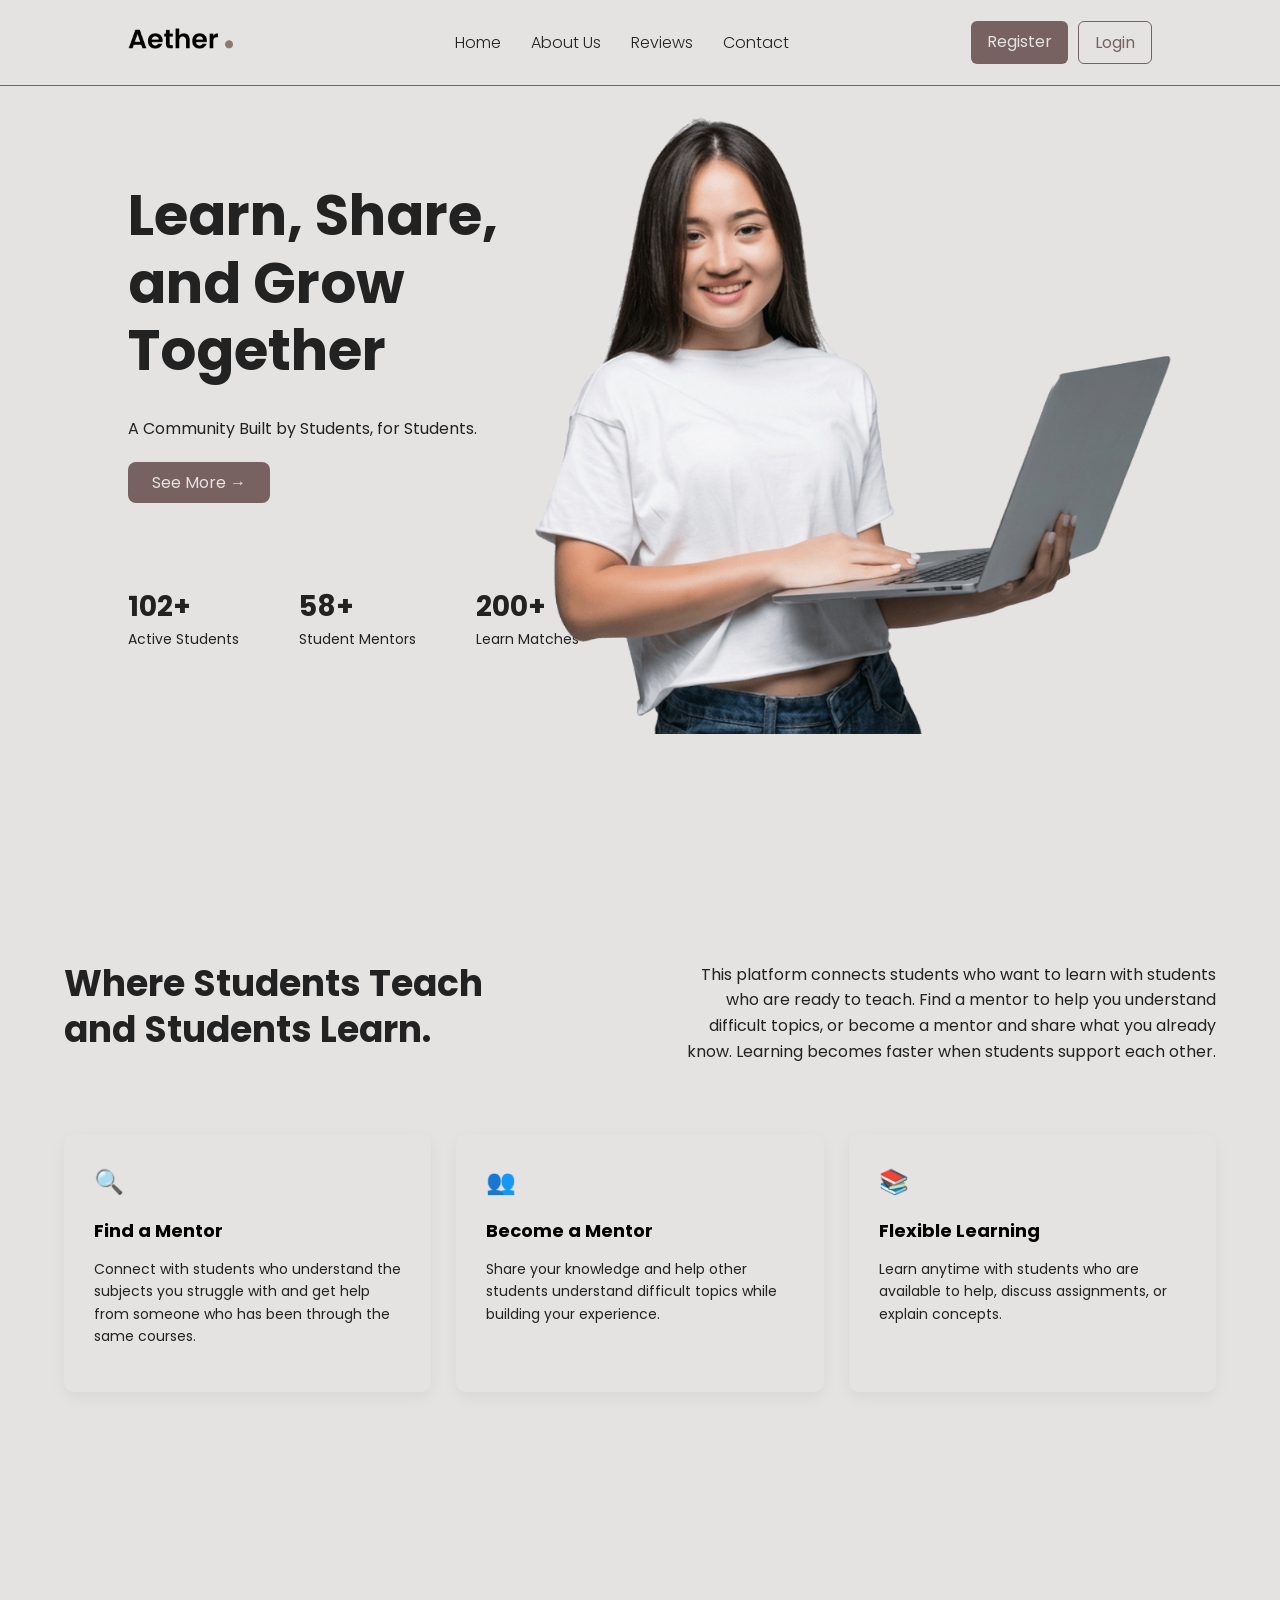
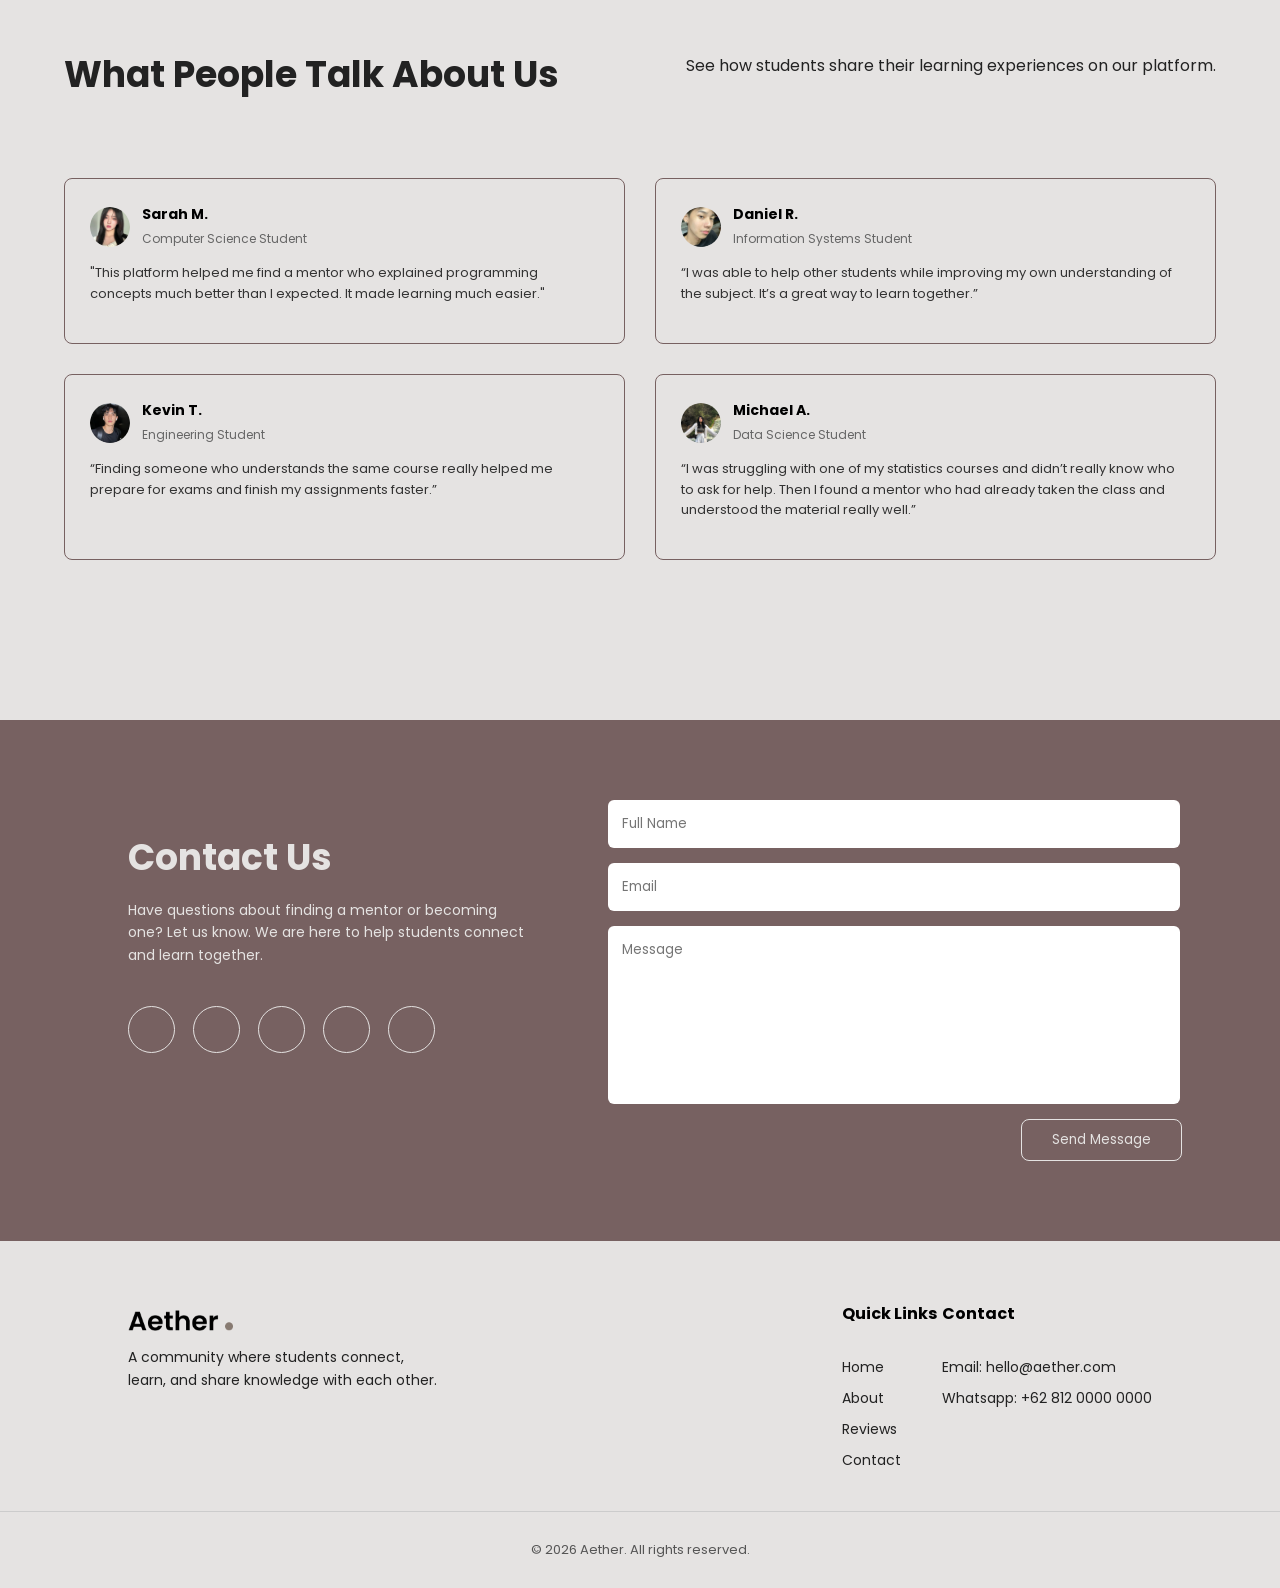
<file: index.html>
<!DOCTYPE html>
<html lang="en">
<head>
    <meta charset="UTF-8">
    <meta name="viewport" content="width=device-width, initial-scale=1.0">
    <title>Aether.</title>

    <link href="https://fonts.googleapis.com/css2?family=Poppins:wght@300;400;500;600;700&display=swap" rel="stylesheet">
    <link rel="stylesheet" href="./css/styles.css">
    <meta name="viewport" content="width=device-width, initial-scale=1.0">
</head>
<body>
    <!-- Navbar -->
    <nav class="navbar">
        <div class="nav-container">

            <div class="logo">
                <a href="#Home"><img src="./asset/Logo.png" alt=""></a>
            </div>

            <ul class="nav-menu">
                <li>
                    <a href="#Home">Home</a>
                </li>
                <li>
                    <a href="#About">About Us</a>
                </li>
                <li>
                    <a href="#Reviews">Reviews</a>
                </li>
                <li>
                    <a href="#Contact">Contact</a>
                </li>
                <li class="registMobile">
                    <a href="./pages/register.html">Register</a>
                </li>
                <li class="loginMobile">
                    <a href="./pages/login.html">Login</a>
                </li>
            </ul>

            <div class="nav-buttons">
                <a href="./pages/register.html" class="btn-register">Register</a>
                <a href="./pages/login.html" class="btn-login">Login</a>
            </div>


            <div class="menu-toggle">☰</div>

        </div>
    </nav>

    <!-- Hero Section -->
    <section id="Home" class="hero">

    <div class="hero-container">

        <!-- Text Content -->
        <div class="hero-text">
        <h1>Learn, Share,<br>and Grow<br>Together</h1>

        <p>A Community Built by Students, for Students.</p>

        <a href="#About" class="hero-btn">See More →</a>

        <!-- Stats -->
        <div class="hero-stats">

            <div class="stat">
            <h2>102+</h2>
            <span>Active Students</span>
            </div>

            <div class="stat">
            <h2>58+</h2>
            <span>Student Mentors</span>
            </div>

            <div class="stat">
            <h2>200+</h2>
            <span>Learn Matches</span>
            </div>

        </div>

        </div>

        <!-- Image -->
        <div class="hero-image">
        <img src="./asset/girlLaptop.png" alt="student">
        </div>

    </div>
    </section>

    <!-- Learning Section -->
    <section id="About" class="learning-section">
    <div class="container">

        <div class="learning-header">
        <div class="title">
            <h2>Where Students Teach<br>and Students Learn.</h2>
        </div>

        <div class="description">
            <p>
            This platform connects students who want to learn with students
            who are ready to teach. Find a mentor to help you understand
            difficult topics, or become a mentor and share what you already
            know. Learning becomes faster when students support each other.
            </p>
        </div>
        </div>

        <div class="learning-cards">

        <div class="card">
            <div class="icon">🔍</div>
            <h3>Find a Mentor</h3>
            <p>
            Connect with students who understand the subjects you struggle
            with and get help from someone who has been through the same courses.
            </p>
        </div>

        <div class="card">
            <div class="icon">👥</div>
            <h3>Become a Mentor</h3>
            <p>
            Share your knowledge and help other students understand difficult
            topics while building your experience.
            </p>
        </div>

        <div class="card">
            <div class="icon">📚</div>
            <h3>Flexible Learning</h3>
            <p>
            Learn anytime with students who are available to help,
            discuss assignments, or explain concepts.
            </p>
        </div>
        </div>
    </div>
    </section>

    <!-- Review Section -->
    <section id="Reviews" class="review-section">

        <div class="container">

            <div class="learning-header">
                <div class="title">
                    <h2>What People Talk About Us</h2>
                </div>

                <div class="description">
                    <p>See how students share their learning experiences on our platform.</p>
                </div>
            </div>

            <div class="review-cards">

                <div class="review-card">
                    <div class="review-profile">
                        <img src="./asset/girl1.png">
                        <div>
                            <h4>Sarah M.</h4>
                            <span>Computer Science Student</span>
                        </div>
                    </div>

                    <p class="review-text">
                        "This platform helped me find a mentor who explained
                        programming concepts much better than I expected.
                        It made learning much easier."
                    </p>
                </div>


                <div class="review-card">
                    <div class="review-profile">
                        <img src="./asset/boy1.png">
                        <div>
                            <h4>Daniel R.</h4>
                            <span>Information Systems Student</span>
                        </div>
                    </div>

                    <p class="review-text">
                        “I was able to help other students while improving 
                        my own understanding of the subject. It’s a great 
                        way to learn together.”
                    </p>
                </div>


                <div class="review-card">
                    <div class="review-profile">
                        <img src="./asset/boy2.png">
                        <div>
                            <h4>Kevin T.</h4>
                            <span>Engineering Student</span>
                        </div>
                    </div>

                    <p class="review-text">
                        “Finding someone who understands the same course really 
                        helped me prepare for exams and finish my assignments 
                        faster.”
                    </p>
                </div>


                <div class="review-card">
                    <div class="review-profile">
                        <img src="./asset/girl2.png">
                        <div>
                            <h4>Michael A.</h4>
                            <span>Data Science Student</span>
                        </div>
                    </div>

                    <p class="review-text">
                        “I was struggling with one of my statistics courses and 
                        didn’t really know who to ask for help. Then I found a 
                        mentor who had already taken the class and understood the 
                        material really well.”
                    </p>
                </div>

            </div>

        </div>

    </section>

    <!-- Contact Section -->
    <section id="Contact" class="contact-section">

        <div class="contact-container">

            <!-- Left -->
            <div class="contact-info">
                <h2>Contact Us</h2>

                <p>
                    Have questions about finding a mentor or becoming one?
                    Let us know. We are here to help students connect
                    and learn together.
                </p>

                <div class="social-icons">

                <a href="#"><i class="fa-brands fa-instagram"></i></a>

                <a href="#"><i class="fa-brands fa-facebook-f"></i></a>

                <a href="#"><i class="fa-brands fa-x-twitter"></i></a>

                <a href="#"><i class="fa-regular fa-envelope"></i></a>

                <a href="#"><i class="fa-brands fa-whatsapp"></i></a>

                </div>
            </div>


            <!-- Right -->
            <div class="contact-form">

                <input type="text" placeholder="Full Name">

                <input type="email" placeholder="Email">

                <textarea placeholder="Message"></textarea>

                <button class="send-btn">Send Message</button>

            </div>

        </div>

    </section>


    
    <footer class="footer">

    <div class="footer-main">

        <div class="footer-brand">
            <img src="./asset/Logo.png" alt="Aether Logo">
            <p>
                A community where students connect, <br>
                learn, and share knowledge with each other.
            </p>
        </div>

        <div class="footer-links">
            <h4>Quick Links</h4>
            <a href="#Home">Home</a>
            <a href="#About">About</a>
            <a href="#Reviews">Reviews</a>
            <a href="#Contact">Contact</a>
        </div>

        <div class="footer-contact">
            <h4>Contact</h4>
            <p>Email: hello@aether.com</p>
            <p>Whatsapp: +62 812 0000 0000</p>
        </div>

    </div>


    <div class="footer-bottom">
    <p>© 2026 Aether. All rights reserved.</p>
    </div>

    </footer>

    <script src="./js/script.js"></script>
</body>
</html>
</file>
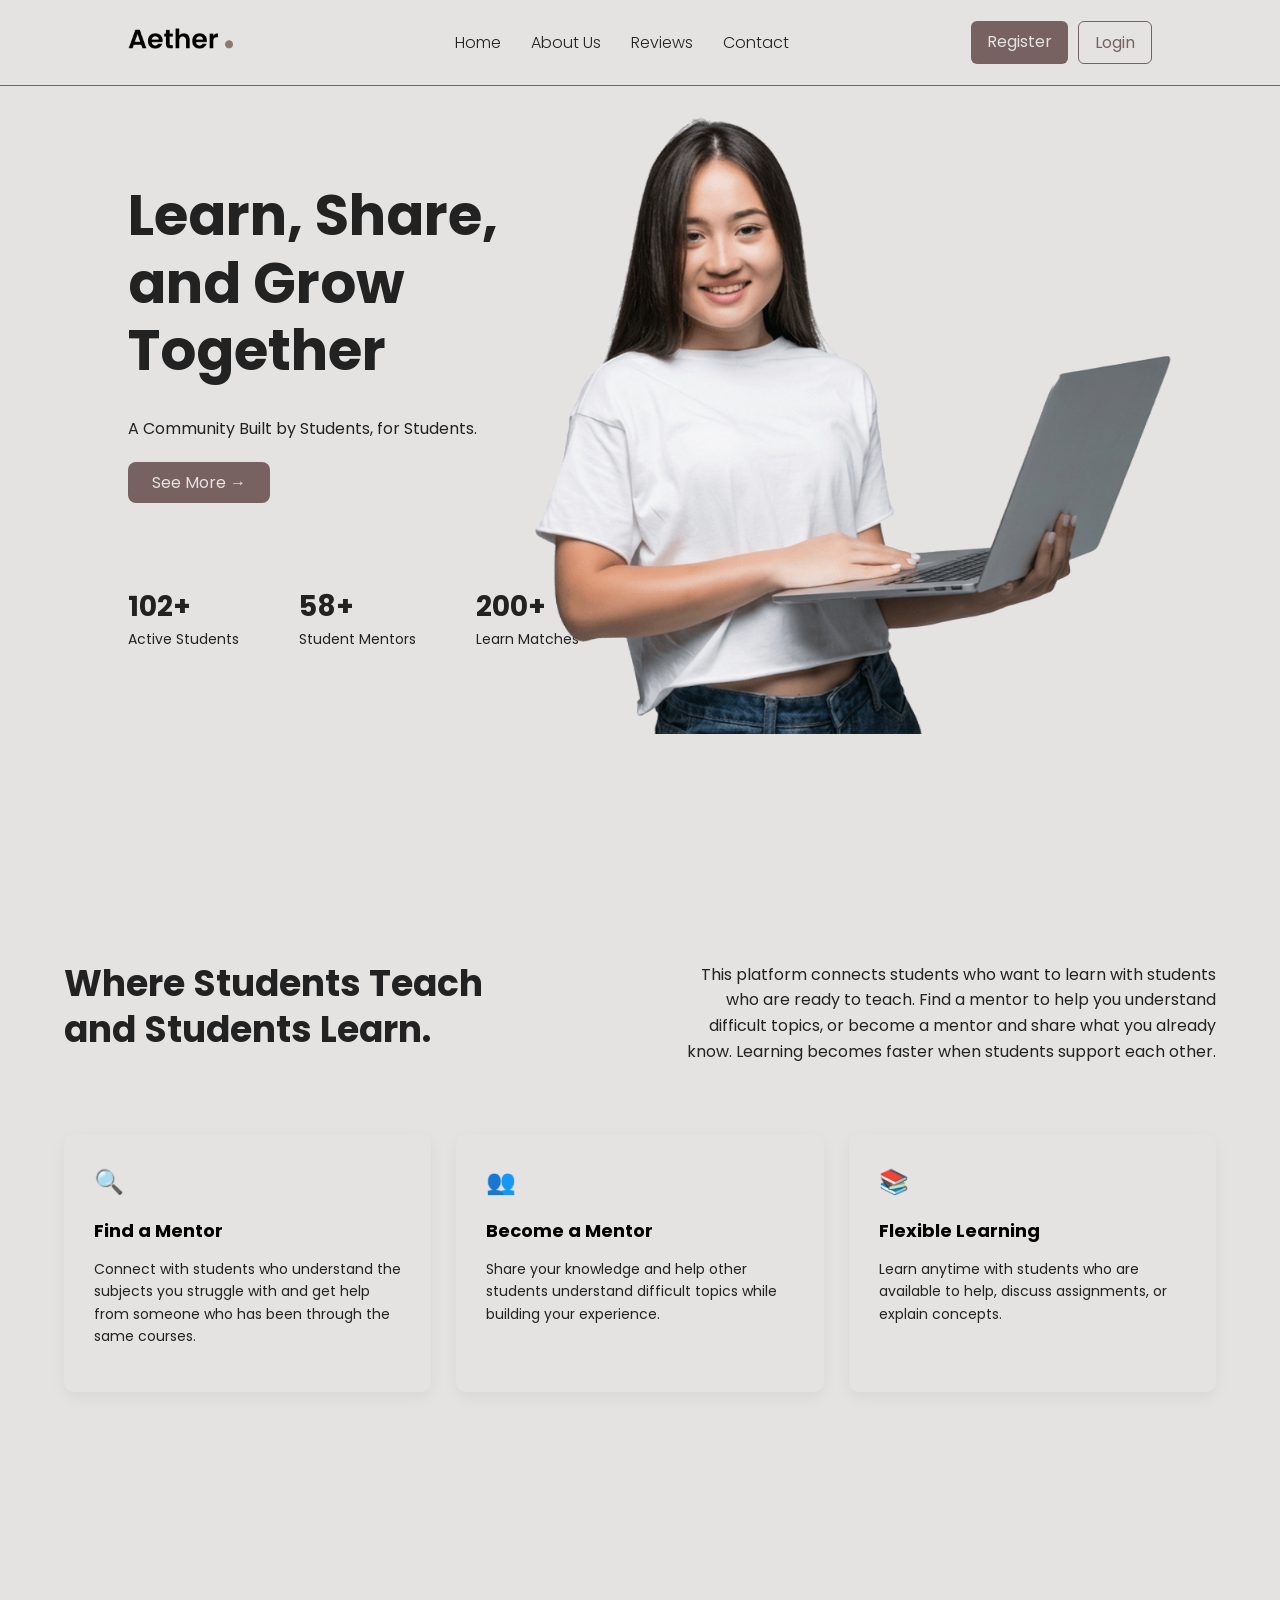
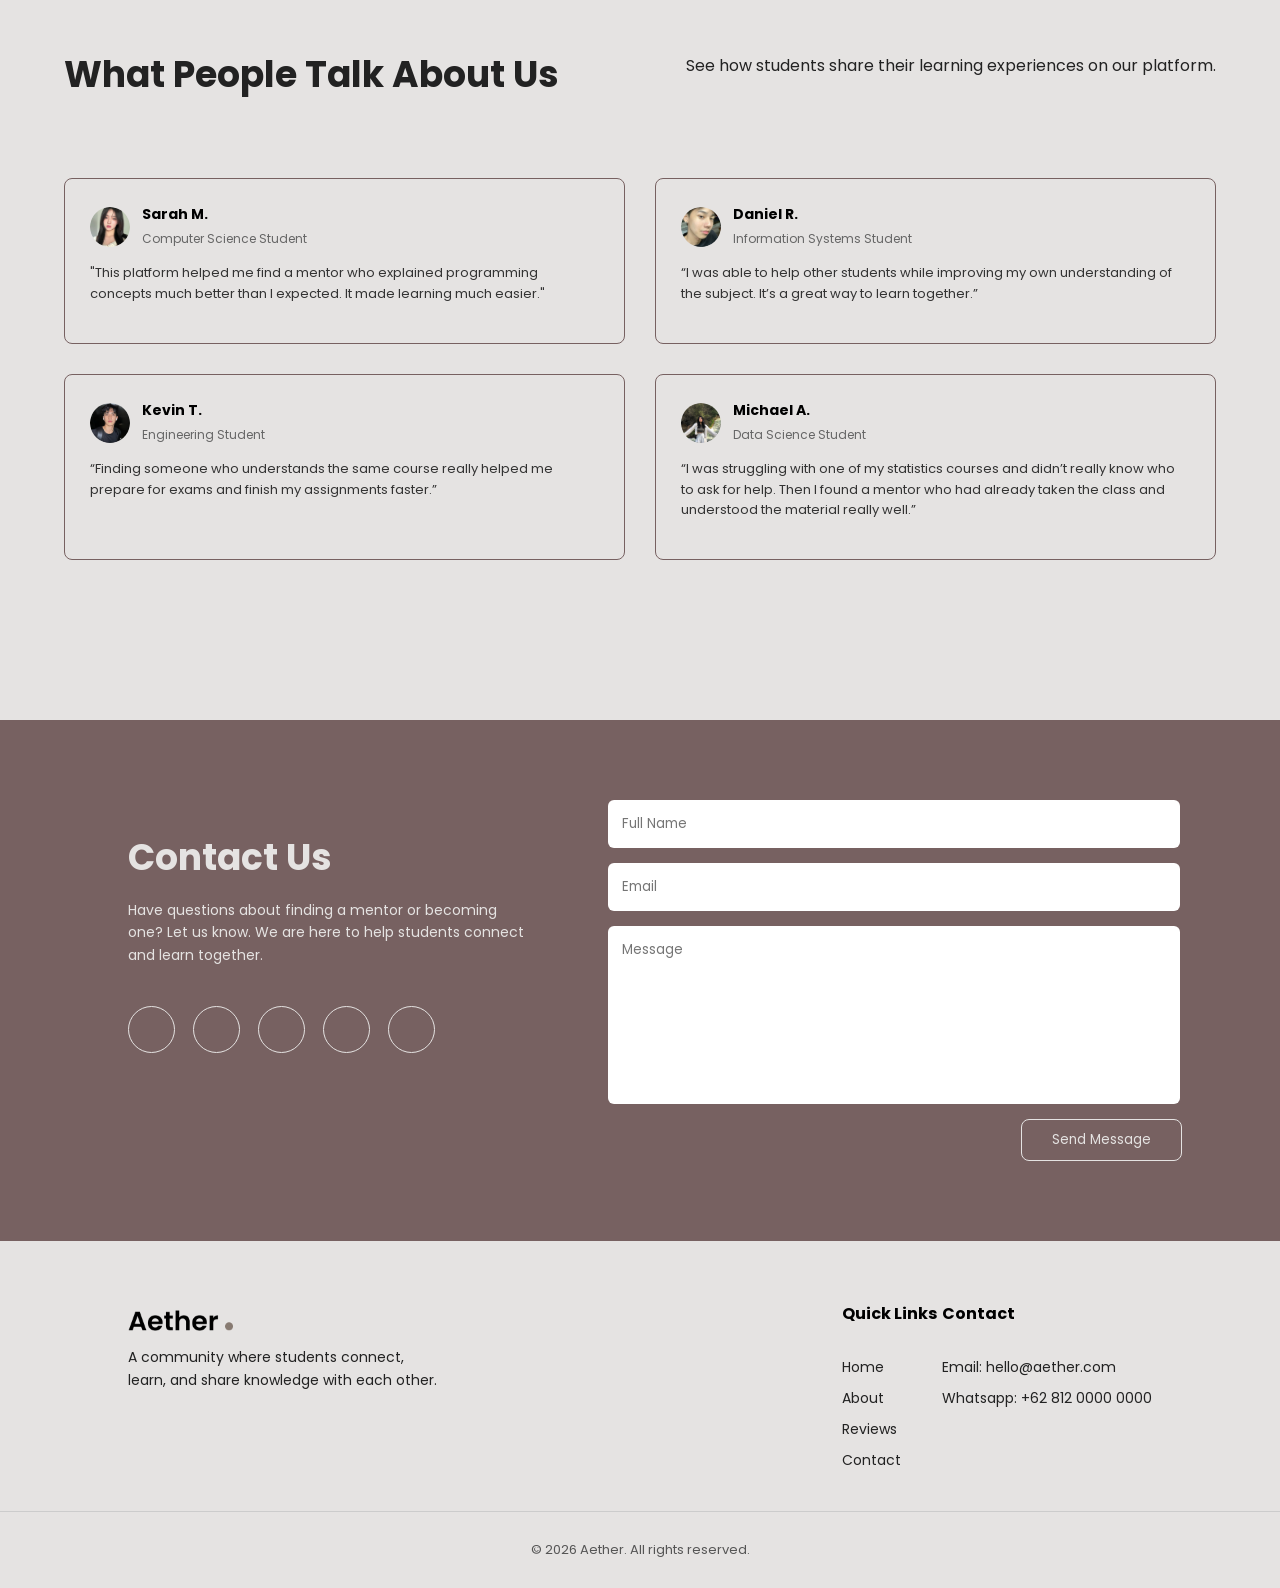
<file: aetherWeb/index.html>
<!DOCTYPE html>
<html lang="en">
<head>
    <meta charset="UTF-8">
    <meta name="viewport" content="width=device-width, initial-scale=1.0">
    <title>Aether.</title>

    <link href="https://fonts.googleapis.com/css2?family=Poppins:wght@300;400;500;600;700&display=swap" rel="stylesheet">
    <link rel="stylesheet" href="../css/styleDashboard.css">
    <meta name="viewport" content="width=device-width, initial-scale=1.0">
</head>
<body>
    <!-- Navbar -->
    <nav class="navbar">
        <div class="nav-container">

            <div class="logo">
                <a href="#Home"><img src="../asset/Logo.png" alt=""></a>
            </div>

            <ul class="nav-menu">
                <li>
                    <a href="#Home">Home</a>
                </li>
                <li>
                    <a href="#About">About Us</a>
                </li>
                <li>
                    <a href="#Reviews">Reviews</a>
                </li>
                <li>
                    <a href="#Contact">Contact</a>
                </li>
                <li class="registMobile">
                    <a href="../register/register.html">Register</a>
                </li>
                <li class="loginMobile">
                    <a href="../login/login.html">Login</a>
                </li>
            </ul>

            <div class="nav-buttons">
                <a href="../register/register.html" class="btn-register">Register</a>
                <a href="../register/register.html" class="btn-login">Login</a>
            </div>


            <div class="menu-toggle">☰</div>

        </div>
    </nav>

    <!-- Hero Section -->
    <section id="Home" class="hero">

    <div class="hero-container">

        <!-- Text Content -->
        <div class="hero-text">
        <h1>Learn, Share,<br>and Grow<br>Together</h1>

        <p>A Community Built by Students, for Students.</p>

        <a href="#About" class="hero-btn">See More →</a>

        <!-- Stats -->
        <div class="hero-stats">

            <div class="stat">
            <h2>102+</h2>
            <span>Active Students</span>
            </div>

            <div class="stat">
            <h2>58+</h2>
            <span>Student Mentors</span>
            </div>

            <div class="stat">
            <h2>200+</h2>
            <span>Learn Matches</span>
            </div>

        </div>

        </div>

        <!-- Image -->
        <div class="hero-image">
        <img src="../asset/girlLaptop.png" alt="student">
        </div>

    </div>
    </section>

    <!-- Learning Section -->
    <section id="About" class="learning-section">
    <div class="container">

        <div class="learning-header">
        <div class="title">
            <h2>Where Students Teach<br>and Students Learn.</h2>
        </div>

        <div class="description">
            <p>
            This platform connects students who want to learn with students
            who are ready to teach. Find a mentor to help you understand
            difficult topics, or become a mentor and share what you already
            know. Learning becomes faster when students support each other.
            </p>
        </div>
        </div>

        <div class="learning-cards">

        <div class="card">
            <div class="icon">🔍</div>
            <h3>Find a Mentor</h3>
            <p>
            Connect with students who understand the subjects you struggle
            with and get help from someone who has been through the same courses.
            </p>
        </div>

        <div class="card">
            <div class="icon">👥</div>
            <h3>Become a Mentor</h3>
            <p>
            Share your knowledge and help other students understand difficult
            topics while building your experience.
            </p>
        </div>

        <div class="card">
            <div class="icon">📚</div>
            <h3>Flexible Learning</h3>
            <p>
            Learn anytime with students who are available to help,
            discuss assignments, or explain concepts.
            </p>
        </div>
        </div>
    </div>
    </section>

    <!-- Review Section -->
    <section id="Reviews" class="review-section">

        <div class="container">

            <div class="learning-header">
                <div class="title">
                    <h2>What People Talk About Us</h2>
                </div>

                <div class="description">
                    <p>See how students share their learning experiences on our platform.</p>
                </div>
            </div>

            <div class="review-cards">

                <div class="review-card">
                    <div class="review-profile">
                        <img src="../asset/girl1.png">
                        <div>
                            <h4>Sarah M.</h4>
                            <span>Computer Science Student</span>
                        </div>
                    </div>

                    <p class="review-text">
                        "This platform helped me find a mentor who explained
                        programming concepts much better than I expected.
                        It made learning much easier."
                    </p>
                </div>


                <div class="review-card">
                    <div class="review-profile">
                        <img src="../asset/boy1.png">
                        <div>
                            <h4>Daniel R.</h4>
                            <span>Information Systems Student</span>
                        </div>
                    </div>

                    <p class="review-text">
                        “I was able to help other students while improving 
                        my own understanding of the subject. It’s a great 
                        way to learn together.”
                    </p>
                </div>


                <div class="review-card">
                    <div class="review-profile">
                        <img src="../asset/boy2.png">
                        <div>
                            <h4>Kevin T.</h4>
                            <span>Engineering Student</span>
                        </div>
                    </div>

                    <p class="review-text">
                        “Finding someone who understands the same course really 
                        helped me prepare for exams and finish my assignments 
                        faster.”
                    </p>
                </div>


                <div class="review-card">
                    <div class="review-profile">
                        <img src="../asset/girl2.png">
                        <div>
                            <h4>Michael A.</h4>
                            <span>Data Science Student</span>
                        </div>
                    </div>

                    <p class="review-text">
                        “I was struggling with one of my statistics courses and 
                        didn’t really know who to ask for help. Then I found a 
                        mentor who had already taken the class and understood the 
                        material really well.”
                    </p>
                </div>

            </div>

        </div>

    </section>

    <!-- Contact Section -->
    <section id="Contact" class="contact-section">

        <div class="contact-container">

            <!-- Left -->
            <div class="contact-info">
                <h2>Contact Us</h2>

                <p>
                    Have questions about finding a mentor or becoming one?
                    Let us know. We are here to help students connect
                    and learn together.
                </p>

                <div class="social-icons">

                <a href="#"><i class="fa-brands fa-instagram"></i></a>

                <a href="#"><i class="fa-brands fa-facebook-f"></i></a>

                <a href="#"><i class="fa-brands fa-x-twitter"></i></a>

                <a href="#"><i class="fa-regular fa-envelope"></i></a>

                <a href="#"><i class="fa-brands fa-whatsapp"></i></a>

                </div>
            </div>


            <!-- Right -->
            <div class="contact-form">

                <input type="text" placeholder="Full Name">

                <input type="email" placeholder="Email">

                <textarea placeholder="Message"></textarea>

                <button class="send-btn">Send Message</button>

            </div>

        </div>

    </section>


    
    <footer class="footer">

    <div class="footer-main">

        <div class="footer-brand">
            <img src="../asset/Logo.png" alt="Aether Logo">
            <p>
                A community where students connect, <br>
                learn, and share knowledge with each other.
            </p>
        </div>

        <div class="footer-links">
            <h4>Quick Links</h4>
            <a href="#Home">Home</a>
            <a href="#About">About</a>
            <a href="#Reviews">Reviews</a>
            <a href="#Contact">Contact</a>
        </div>

        <div class="footer-contact">
            <h4>Contact</h4>
            <p>Email: hello@aether.com</p>
            <p>Whatsapp: +62 812 0000 0000</p>
        </div>

    </div>


    <div class="footer-bottom">
    <p>© 2026 Aether. All rights reserved.</p>
    </div>

    </footer>

    <script src="../js/script.js"></script>
</body>
</html>
</file>
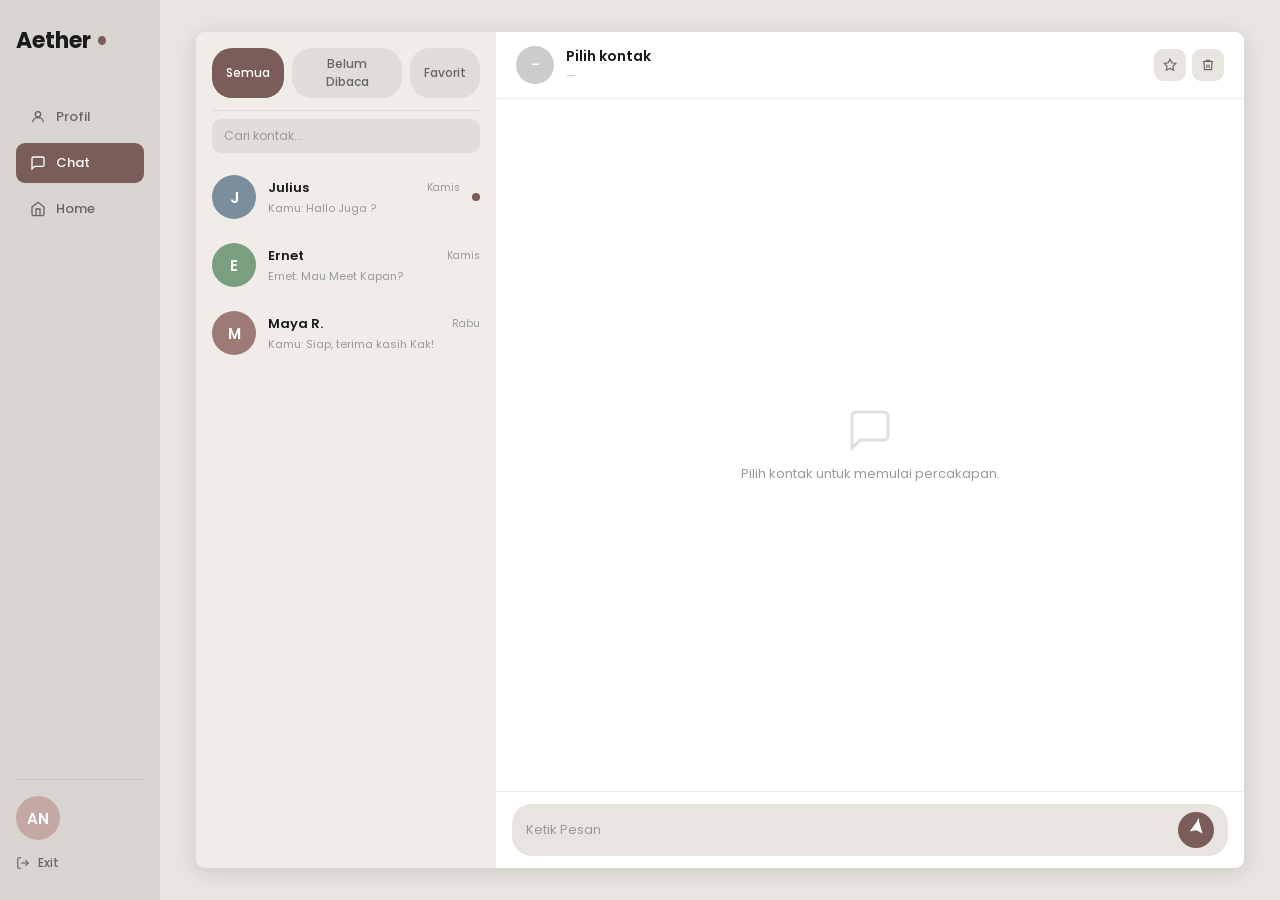
<file: aetherWeb/chat.html>
<!DOCTYPE html>
<html lang="id">
<head>
<meta charset="UTF-8"/>
<meta name="viewport" content="width=device-width, initial-scale=1.0"/>
<title>Aether — Chat</title>
<link rel="stylesheet" href="css/style.css"/>
<link rel="stylesheet" href="css/chat.css"/>
</head>
<body>

<aside class="ae-sidebar">
  <div class="ae-logo">Aether <span class="ae-logo__dot">•</span></div>
  <nav class="ae-nav">
    <a class="ae-nav__item" href="profil.html">
      <svg viewBox="0 0 24 24" fill="none" stroke="currentColor" stroke-width="2"><circle cx="12" cy="8" r="4"/><path d="M4 20c0-4 3.6-7 8-7s8 3 8 7"/></svg>Profil
    </a>
    <a class="ae-nav__item active" href="chat.html">
      <svg viewBox="0 0 24 24" fill="none" stroke="currentColor" stroke-width="2"><path d="M21 15a2 2 0 0 1-2 2H7l-4 4V5a2 2 0 0 1 2-2h14a2 2 0 0 1 2 2z"/></svg>Chat
    </a>
    <a class="ae-nav__item" href="home.html">
      <svg viewBox="0 0 24 24" fill="none" stroke="currentColor" stroke-width="2"><path d="M3 9l9-7 9 7v11a2 2 0 0 1-2 2H5a2 2 0 0 1-2-2z"/><polyline points="9 22 9 12 15 12 15 22"/></svg>Home
    </a>
  </nav>
  <div class="ae-sidebar__bottom">
    <a href="profil.html" class="ae-sidebar__avatar">AN</a>
    <button class="ae-sidebar__exit" onclick="openModal('ae-modal-exit')">
      <svg width="14" height="14" viewBox="0 0 24 24" fill="none" stroke="currentColor" stroke-width="2"><path d="M9 21H5a2 2 0 0 1-2-2V5a2 2 0 0 1 2-2h4"/><polyline points="16 17 21 12 16 7"/><line x1="21" y1="12" x2="9" y2="12"/></svg>Exit
    </button>
  </div>
</aside>

<main class="ae-main active" id="ae-page-chat">
  <div class="ae-chat-layout">

    <!-- Kiri: Kontak -->
    <div class="ae-chat-contacts">
      <div class="ae-chat-tabs">
        <button class="ae-chat-tab active" onclick="handleChatTab(this,'all')">Semua</button>
        <button class="ae-chat-tab" onclick="handleChatTab(this,'unread')">Belum Dibaca</button>
        <button class="ae-chat-tab" onclick="handleChatTab(this,'favorit')">Favorit</button>
      </div>
      <div class="ae-chat-divider"></div>
      <div class="ae-chat-search">
        <input class="ae-chat-search__input" type="text" placeholder="Cari kontak..." oninput="handleChatSearch(this.value)"/>
      </div>
      <div id="ae-contact-list"></div>
    </div>

    <!-- Kanan: Chat Window -->
    <div class="ae-chat-window">
      <div class="ae-chat-window__header">
        <div class="ae-chat-window__avatar" id="ae-chat-window-avatar" style="background:#ccc;width:38px;height:38px">–</div>
        <div class="ae-chat-window__info">
          <div class="ae-chat-window__name" id="ae-chat-contact-name">Pilih kontak</div>
          <div class="ae-chat-window__status" id="ae-chat-contact-status" style="color:#bbb">—</div>
        </div>
        <div class="ae-chat-window__actions">
          <button class="ae-chat-action-btn" id="ae-btn-favorit" title="Tandai favorit" onclick="toggleFavorit()">
            <svg width="14" height="14" viewBox="0 0 24 24" fill="none" stroke="currentColor" stroke-width="2"><polygon points="12 2 15.09 8.26 22 9.27 17 14.14 18.18 21.02 12 17.77 5.82 21.02 7 14.14 2 9.27 8.91 8.26 12 2"/></svg>
          </button>
          <button class="ae-chat-action-btn" title="Hapus chat" onclick="clearChat()">
            <svg width="14" height="14" viewBox="0 0 24 24" fill="none" stroke="currentColor" stroke-width="2"><polyline points="3 6 5 6 21 6"/><path d="M19 6l-1 14H6L5 6"/><path d="M10 11v6M14 11v6"/><path d="M9 6V4h6v2"/></svg>
          </button>
        </div>
      </div>

      <div class="ae-chat-messages" id="ae-chat-messages">
        <div class="ae-chat-empty">
          <svg width="48" height="48" viewBox="0 0 24 24" fill="none" stroke="currentColor" stroke-width="1.5"><path d="M21 15a2 2 0 0 1-2 2H7l-4 4V5a2 2 0 0 1 2-2h14a2 2 0 0 1 2 2z"/></svg>
          <p>Pilih kontak untuk memulai percakapan.</p>
        </div>
      </div>

      <div class="ae-chat-input-area">
        <div class="ae-chat-input-row">
          <input type="text" id="ae-chat-input" placeholder="Ketik Pesan"/>
          <button class="ae-send-btn" onclick="sendMessage()">
            <svg width="17" height="17" viewBox="0 0 24 24" fill="none" stroke="currentColor" stroke-width="2" stroke-linecap="round" stroke-linejoin="round">
              <line x1="22" y1="2" x2="11" y2="13"/>
              <polygon points="22 2 15 22 11 13 2 9 22 2" fill="currentColor" stroke="none"/>
            </svg>
          </button>
        </div>
      </div>
    </div>

  </div>
</main>

<!-- MODALS -->
<div class="ae-modal-overlay" id="ae-modal-confirm-delete">
  <div class="ae-modal" style="min-width:360px">
    <div class="ae-modal__header"><span class="ae-modal__title">Konfirmasi Hapus</span><button class="ae-modal__close" onclick="closeModal('ae-modal-confirm-delete')">✕</button></div>
    <p class="ae-modal__body" id="ae-confirm-delete-text"></p>
    <div class="ae-modal__footer">
      <button class="ae-btn ae-btn--secondary" onclick="closeModal('ae-modal-confirm-delete')">Batal</button>
      <button class="ae-btn ae-btn--danger" id="ae-confirm-delete-btn">Hapus</button>
    </div>
  </div>
</div>
<div class="ae-modal-overlay" id="ae-modal-exit">
  <div class="ae-modal" style="min-width:380px;max-width:420px">
    <div class="ae-modal__header"><span class="ae-modal__title">Apakah Anda yakin ingin keluar?</span><button class="ae-modal__close" onclick="closeModal('ae-modal-exit')">✕</button></div>
    <p class="ae-modal__body">Anda akan keluar dari Aether. Semua data Anda tetap tersimpan dengan aman.</p>
    <div class="ae-modal__footer">
      <button class="ae-btn ae-btn--secondary" onclick="closeModal('ae-modal-exit')">Tidak</button>
      <button class="ae-btn ae-btn--primary" onclick="closeModal('ae-modal-exit');showToast('Sampai jumpa! 👋','success')">Iya</button>
    </div>
  </div>
</div>

<div class="ae-toast-container" id="ae-toast-container"></div>
<script src="js/app.js"></script>
<script src="js/chat.js"></script>
</body>
</html>
</file>
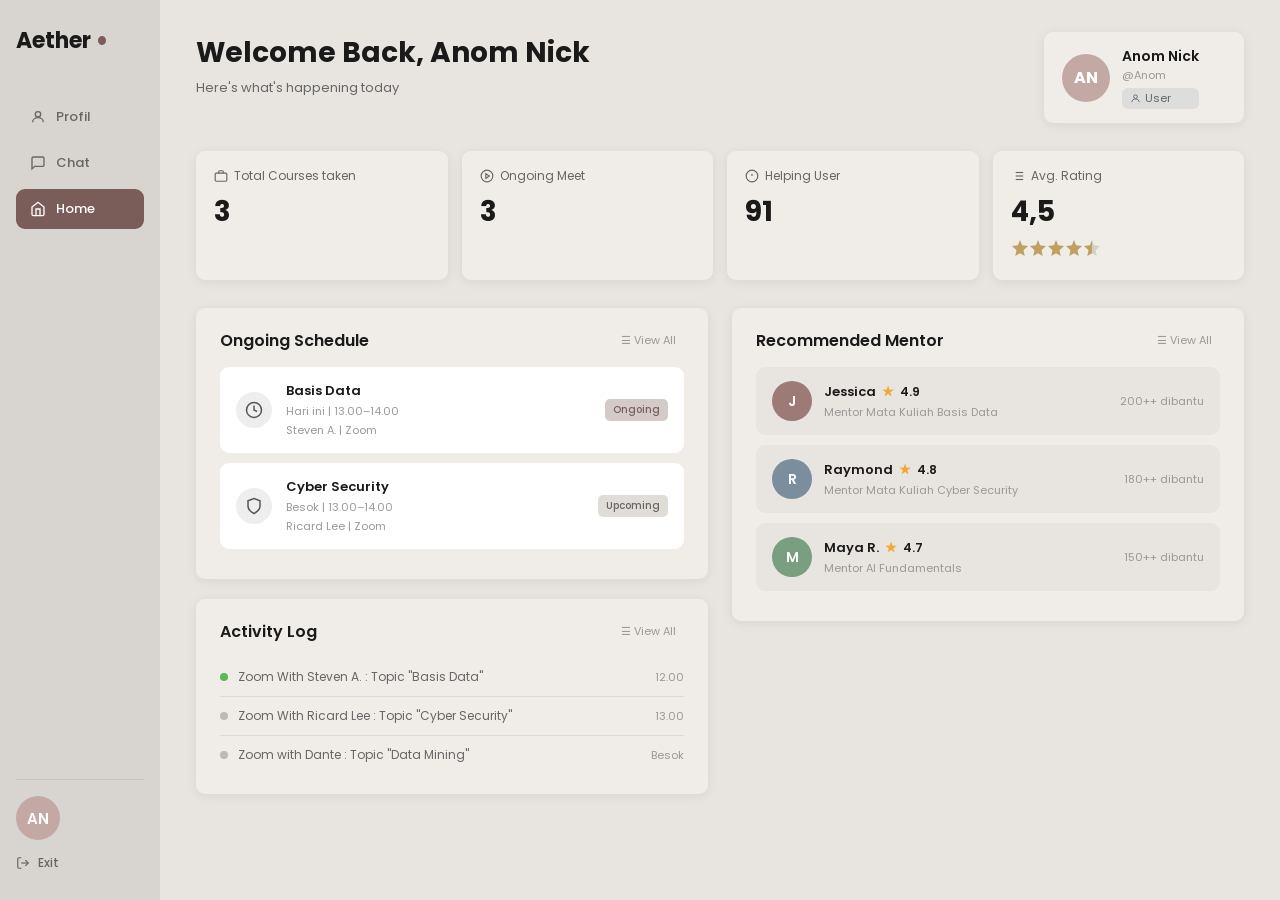
<file: aetherWeb/home.html>
<!DOCTYPE html>
<html lang="id">
<head>
<meta charset="UTF-8"/>
<meta name="viewport" content="width=device-width, initial-scale=1.0"/>
<title>Aether — Home</title>
<link rel="stylesheet" href="css/style.css"/>
<link rel="stylesheet" href="css/home.css"/>
</head>
<body>

<aside class="ae-sidebar">
  <div class="ae-logo">Aether <span class="ae-logo__dot">•</span></div>
  <nav class="ae-nav">
    <a class="ae-nav__item" href="profil.html">
      <svg viewBox="0 0 24 24" fill="none" stroke="currentColor" stroke-width="2"><circle cx="12" cy="8" r="4"/><path d="M4 20c0-4 3.6-7 8-7s8 3 8 7"/></svg>Profil
    </a>
    <a class="ae-nav__item" href="chat.html">
      <svg viewBox="0 0 24 24" fill="none" stroke="currentColor" stroke-width="2"><path d="M21 15a2 2 0 0 1-2 2H7l-4 4V5a2 2 0 0 1 2-2h14a2 2 0 0 1 2 2z"/></svg>Chat
    </a>
    <a class="ae-nav__item active" href="home.html">
      <svg viewBox="0 0 24 24" fill="none" stroke="currentColor" stroke-width="2"><path d="M3 9l9-7 9 7v11a2 2 0 0 1-2 2H5a2 2 0 0 1-2-2z"/><polyline points="9 22 9 12 15 12 15 22"/></svg>Home
    </a>
  </nav>
  <div class="ae-sidebar__bottom">
    <a href="profil.html" class="ae-sidebar__avatar">AN</a>
    <button class="ae-sidebar__exit" onclick="openModal('ae-modal-exit')">
      <svg width="14" height="14" viewBox="0 0 24 24" fill="none" stroke="currentColor" stroke-width="2"><path d="M9 21H5a2 2 0 0 1-2-2V5a2 2 0 0 1 2-2h4"/><polyline points="16 17 21 12 16 7"/><line x1="21" y1="12" x2="9" y2="12"/></svg>Exit
    </button>
  </div>
</aside>

<main class="ae-main active">
  <!-- Header -->
  <div class="ae-home__header">
    <div class="ae-home__welcome">
      <h1>Welcome Back, <strong>Anom Nick</strong></h1>
      <p>Here's what's happening today</p>
    </div>
    <div class="ae-user-card">
      <div class="ae-user-card__avatar">AN</div>
      <div class="ae-user-card__info">
        <span class="ae-user-card__name">Anom Nick</span>
        <span class="ae-user-card__handle">@Anom</span>
        <span class="ae-role-badge" style="margin-top:4px">
          <svg width="11" height="11" viewBox="0 0 24 24" fill="none" stroke="currentColor" stroke-width="2"><circle cx="12" cy="8" r="4"/><path d="M4 20c0-4 3.6-7 8-7s8 3 8 7"/></svg>User
        </span>
      </div>
    </div>
  </div>

  <!-- Stats -->
  <div class="ae-stats-grid">
    <div class="ae-stat-card">
      <div class="ae-stat-card__label">
        <svg width="14" height="14" viewBox="0 0 24 24" fill="none" stroke="currentColor" stroke-width="2"><rect x="2" y="7" width="20" height="14" rx="2"/><path d="M16 7V5a2 2 0 0 0-2-2h-4a2 2 0 0 0-2 2v2"/></svg>Total Courses taken
      </div>
      <div class="ae-stat-card__value" data-ae-target="3">0</div>
    </div>
    <div class="ae-stat-card">
      <div class="ae-stat-card__label">
        <svg width="14" height="14" viewBox="0 0 24 24" fill="none" stroke="currentColor" stroke-width="2"><circle cx="12" cy="12" r="10"/><polygon points="10 8 16 12 10 16 10 8"/></svg>Ongoing Meet
      </div>
      <div class="ae-stat-card__value" data-ae-target="3">0</div>
    </div>
    <div class="ae-stat-card">
      <div class="ae-stat-card__label">
        <svg width="14" height="14" viewBox="0 0 24 24" fill="none" stroke="currentColor" stroke-width="2"><circle cx="12" cy="12" r="10"/><line x1="12" y1="8" x2="12" y2="12"/><line x1="12" y1="16" x2="12.01" y2="16"/></svg>Helping User
      </div>
      <div class="ae-stat-card__value" data-ae-target="91">0</div>
    </div>
    <div class="ae-stat-card">
      <div class="ae-stat-card__label">
        <svg width="14" height="14" viewBox="0 0 24 24" fill="none" stroke="currentColor" stroke-width="2"><line x1="8" y1="6" x2="21" y2="6"/><line x1="8" y1="12" x2="21" y2="12"/><line x1="8" y1="18" x2="21" y2="18"/><line x1="3" y1="6" x2="3.01" y2="6"/><line x1="3" y1="12" x2="3.01" y2="12"/><line x1="3" y1="18" x2="3.01" y2="18"/></svg>Avg. Rating
      </div>
      <div class="ae-stat-card__value" data-ae-target="45" data-ae-decimal="true">0</div>
      <div class="ae-stat-card__stars">
        <svg width="90" height="18" viewBox="0 0 90 18" fill="none" xmlns="http://www.w3.org/2000/svg">
          <defs><linearGradient id="ae-half" x1="0" x2="1" y1="0" y2="0"><stop offset="50%" stop-color="#c0a060"/><stop offset="50%" stop-color="#d4cfc8"/></linearGradient></defs>
          <polygon points="9,1 11.12,6.26 17,6.91 12.5,11.14 13.76,17 9,14.27 4.24,17 5.5,11.14 1,6.91 6.88,6.26" fill="#c0a060"/>
          <polygon points="27,1 29.12,6.26 35,6.91 30.5,11.14 31.76,17 27,14.27 22.24,17 23.5,11.14 19,6.91 24.88,6.26" fill="#c0a060"/>
          <polygon points="45,1 47.12,6.26 53,6.91 48.5,11.14 49.76,17 45,14.27 40.24,17 41.5,11.14 37,6.91 42.88,6.26" fill="#c0a060"/>
          <polygon points="63,1 65.12,6.26 71,6.91 66.5,11.14 67.76,17 63,14.27 58.24,17 59.5,11.14 55,6.91 60.88,6.26" fill="#c0a060"/>
          <polygon points="81,1 83.12,6.26 89,6.91 84.5,11.14 85.76,17 81,14.27 76.24,17 77.5,11.14 73,6.91 78.88,6.26" fill="url(#ae-half)"/>
        </svg>
      </div>
    </div>
  </div>

  <!-- Grid -->
  <div class="ae-home__grid">
    <div>
      <!-- Schedule -->
      <div class="ae-card" style="margin-bottom:20px">
        <div class="ae-section-header">
          <span class="ae-section-title">Ongoing Schedule</span>
          <button class="ae-btn-view-all" onclick="viewAllSchedule()">☰ View All</button>
        </div>
        <div class="ae-schedule-item">
          <div class="ae-schedule-item__icon"><svg width="18" height="18" viewBox="0 0 24 24" fill="none" stroke="#555" stroke-width="2"><ellipse cx="12" cy="12" rx="10" ry="10"/><path d="M12 6v6l4 2"/></svg></div>
          <div class="ae-schedule-item__info">
            <div class="ae-schedule-item__name">Basis Data</div>
            <div class="ae-schedule-item__meta">Hari ini | 13.00–14.00</div>
            <div class="ae-schedule-item__meta">Steven A. | Zoom</div>
          </div>
          <span class="ae-badge ae-badge--ongoing">Ongoing</span>
        </div>
        <div class="ae-schedule-item">
          <div class="ae-schedule-item__icon"><svg width="18" height="18" viewBox="0 0 24 24" fill="none" stroke="#555" stroke-width="2"><path d="M12 22s8-4 8-10V5l-8-3-8 3v7c0 6 8 10 8 10z"/></svg></div>
          <div class="ae-schedule-item__info">
            <div class="ae-schedule-item__name">Cyber Security</div>
            <div class="ae-schedule-item__meta">Besok | 13.00–14.00</div>
            <div class="ae-schedule-item__meta">Ricard Lee | Zoom</div>
          </div>
          <span class="ae-badge ae-badge--upcoming">Upcoming</span>
        </div>
      </div>

      <!-- Activity Log -->
      <div class="ae-card">
        <div class="ae-section-header">
          <span class="ae-section-title">Activity Log</span>
          <button class="ae-btn-view-all" onclick="viewAllActivity()">☰ View All</button>
        </div>
        <div class="ae-activity-item">
          <div class="ae-activity-item__dot ae-dot--green"></div>
          <div class="ae-activity-item__text">Zoom With Steven A. : Topic "Basis Data"</div>
          <div class="ae-activity-item__time">12.00</div>
        </div>
        <div class="ae-activity-item">
          <div class="ae-activity-item__dot ae-dot--gray"></div>
          <div class="ae-activity-item__text">Zoom With Ricard Lee : Topic "Cyber Security"</div>
          <div class="ae-activity-item__time">13.00</div>
        </div>
        <div class="ae-activity-item">
          <div class="ae-activity-item__dot ae-dot--gray"></div>
          <div class="ae-activity-item__text">Zoom with Dante : Topic "Data Mining"</div>
          <div class="ae-activity-item__time">Besok</div>
        </div>
      </div>
    </div>

    <!-- Mentor -->
    <div>
      <div class="ae-card">
        <div class="ae-section-header">
          <span class="ae-section-title">Recommended Mentor</span>
          <button class="ae-btn-view-all" onclick="viewAllMentor()">☰ View All</button>
        </div>
        <div class="ae-mentor-item" onclick="viewAllMentor()">
          <div class="ae-mentor-item__avatar" style="background:#9e7a76">J</div>
          <div class="ae-mentor-item__info">
            <div class="ae-mentor-item__name">Jessica <span class="ae-mentor-item__star">★</span><span class="ae-mentor-item__rating">4.9</span></div>
            <div class="ae-mentor-item__sub">Mentor Mata Kuliah Basis Data</div>
          </div>
          <div class="ae-mentor-item__helped">200++ dibantu</div>
        </div>
        <div class="ae-mentor-item" onclick="viewAllMentor()">
          <div class="ae-mentor-item__avatar" style="background:#7a8e9e">R</div>
          <div class="ae-mentor-item__info">
            <div class="ae-mentor-item__name">Raymond <span class="ae-mentor-item__star">★</span><span class="ae-mentor-item__rating">4.8</span></div>
            <div class="ae-mentor-item__sub">Mentor Mata Kuliah Cyber Security</div>
          </div>
          <div class="ae-mentor-item__helped">180++ dibantu</div>
        </div>
        <div class="ae-mentor-item" onclick="viewAllMentor()">
          <div class="ae-mentor-item__avatar" style="background:#7a9e80">M</div>
          <div class="ae-mentor-item__info">
            <div class="ae-mentor-item__name">Maya R. <span class="ae-mentor-item__star">★</span><span class="ae-mentor-item__rating">4.7</span></div>
            <div class="ae-mentor-item__sub">Mentor AI Fundamentals</div>
          </div>
          <div class="ae-mentor-item__helped">150++ dibantu</div>
        </div>
      </div>
    </div>
  </div>
</main>

<!-- MODALS -->
<div class="ae-modal-overlay" id="ae-modal-schedule">
  <div class="ae-modal" style="min-width:680px">
    <div class="ae-modal__header"><span class="ae-modal__title">Semua Jadwal</span><button class="ae-modal__close" onclick="closeModal('ae-modal-schedule')">✕</button></div>
    <table class="ae-table"><thead><tr><th>Mata Kuliah</th><th>Tanggal</th><th>Waktu</th><th>Mentor</th><th>Platform</th><th>Status</th><th>Aksi</th></tr></thead><tbody id="ae-schedule-tbody"></tbody></table>
  </div>
</div>
<div class="ae-modal-overlay" id="ae-modal-activity">
  <div class="ae-modal" style="min-width:580px">
    <div class="ae-modal__header"><span class="ae-modal__title">Semua Aktivitas</span><button class="ae-modal__close" onclick="closeModal('ae-modal-activity')">✕</button></div>
    <table class="ae-table"><thead><tr><th>Aktivitas</th><th>Waktu</th><th>Status</th></tr></thead><tbody id="ae-activity-tbody"></tbody></table>
  </div>
</div>
<div class="ae-modal-overlay" id="ae-modal-mentor">
  <div class="ae-modal" style="min-width:500px">
    <div class="ae-modal__header"><span class="ae-modal__title">Semua Mentor</span><button class="ae-modal__close" onclick="closeModal('ae-modal-mentor')">✕</button></div>
    <div id="ae-mentor-modal-list"></div>
  </div>
</div>
<div class="ae-modal-overlay" id="ae-modal-exit">
  <div class="ae-modal" style="min-width:380px;max-width:420px">
    <div class="ae-modal__header"><span class="ae-modal__title">Apakah Anda yakin ingin keluar?</span><button class="ae-modal__close" onclick="closeModal('ae-modal-exit')">✕</button></div>
    <p class="ae-modal__body">Anda akan keluar dari Aether. Semua data Anda tetap tersimpan dengan aman.</p>
    <div class="ae-modal__footer">
      <button class="ae-btn ae-btn--secondary" onclick="closeModal('ae-modal-exit')">Tidak</button>
      <button class="ae-btn ae-btn--primary" onclick="closeModal('ae-modal-exit');showToast('Sampai jumpa! 👋','success')">Iya</button>
    </div>
  </div>
</div>

<div class="ae-toast-container" id="ae-toast-container"></div>
<script src="js/app.js"></script>
<script src="js/home.js"></script>
</body>
</html>
</file>
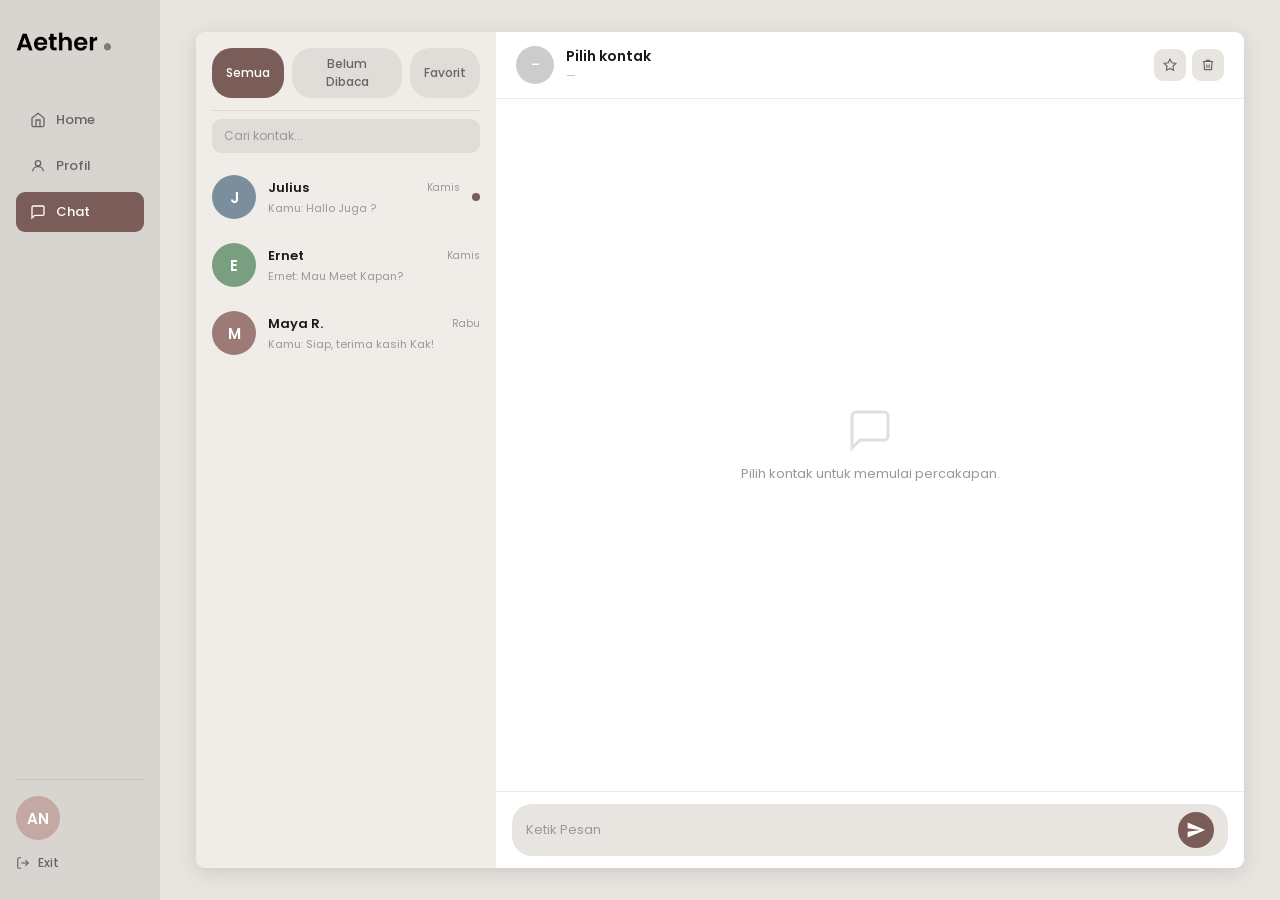
<file: pages/chat.html>
<!DOCTYPE html>
<html lang="id">

<head>
  <meta charset="UTF-8" />
  <meta name="viewport" content="width=device-width, initial-scale=1.0" />
  <title>Aether — Chat</title>
  <link rel="stylesheet" href="../css/style.css" />
  <link rel="stylesheet" href="../css/chat.css" />
</head>

<body>
  <!-- Sidebar -->
  <aside class="ae-sidebar">
    <!-- Logo -->
    <a href="../pages/home.html" style="text-decoration: none;">
      <div class="ae-logo">
        <img src="../asset/Logo.png" alt="Logo" style="height:36px; width:auto;" />
      </div>
    </a>
    <!-- Navigasi Side bar -->
    <nav class="ae-nav">
      <a class="ae-nav__item" href="../pages/home.html">
        <svg viewBox="0 0 24 24" fill="none" stroke="currentColor" stroke-width="2">
          <path d="M3 9l9-7 9 7v11a2 2 0 0 1-2 2H5a2 2 0 0 1-2-2z" />
          <polyline points="9 22 9 12 15 12 15 22" />
        </svg>Home
      </a>
      <a class="ae-nav__item" href="../pages/profil.html">
        <svg viewBox="0 0 24 24" fill="none" stroke="currentColor" stroke-width="2">
          <circle cx="12" cy="8" r="4" />
          <path d="M4 20c0-4 3.6-7 8-7s8 3 8 7" />
        </svg>Profil
      </a>
      <a class="ae-nav__item active" href="../pages/chat.html">
        <svg viewBox="0 0 24 24" fill="none" stroke="currentColor" stroke-width="2">
          <path d="M21 15a2 2 0 0 1-2 2H7l-4 4V5a2 2 0 0 1 2-2h14a2 2 0 0 1 2 2z" />
        </svg>Chat
      </a>
    </nav>
    <div class="ae-sidebar__bottom">
      <a href="../pages/profil.html" class="ae-sidebar__avatar">AN</a>
      <button class="ae-sidebar__exit" onclick="openModal('ae-modal-exit')">
        <svg width="14" height="14" viewBox="0 0 24 24" fill="none" stroke="currentColor" stroke-width="2">
          <path d="M9 21H5a2 2 0 0 1-2-2V5a2 2 0 0 1 2-2h4" />
          <polyline points="16 17 21 12 16 7" />
          <line x1="21" y1="12" x2="9" y2="12" />
        </svg>Exit
      </button>
    </div>
  </aside>

  <main class="ae-main active" id="ae-page-chat">
    <div class="ae-chat-layout">

      <!-- Kiri: Kontak -->
      <div class="ae-chat-contacts">
        <div class="ae-chat-tabs">
          <button class="ae-chat-tab active" onclick="handleChatTab(this,'all')">Semua</button>
          <button class="ae-chat-tab" onclick="handleChatTab(this,'unread')">Belum Dibaca</button>
          <button class="ae-chat-tab" onclick="handleChatTab(this,'favorit')">Favorit</button>
        </div>
        <div class="ae-chat-divider"></div>
        <div class="ae-chat-search">
          <input class="ae-chat-search__input" type="text" placeholder="Cari kontak..."
            oninput="handleChatSearch(this.value)" />
        </div>
        <div id="ae-contact-list"></div>
      </div>

      <!-- Kanan: Chat Window -->
      <div class="ae-chat-window">
        <div class="ae-chat-window__header">
          <div class="ae-chat-window__avatar" id="ae-chat-window-avatar" style="background:#ccc;width:38px;height:38px">
            –</div>
          <div class="ae-chat-window__info">
            <div class="ae-chat-window__name" id="ae-chat-contact-name">Pilih kontak</div>
            <div class="ae-chat-window__status" id="ae-chat-contact-status" style="color:#bbb">—</div>
          </div>
          <div class="ae-chat-window__actions">
            <button class="ae-chat-action-btn" id="ae-btn-favorit" title="Tandai favorit" onclick="toggleFavorit()">
              <svg width="14" height="14" viewBox="0 0 24 24" fill="none" stroke="currentColor" stroke-width="2">
                <polygon
                  points="12 2 15.09 8.26 22 9.27 17 14.14 18.18 21.02 12 17.77 5.82 21.02 7 14.14 2 9.27 8.91 8.26 12 2" />
              </svg>
            </button>
            <button class="ae-chat-action-btn" title="Hapus chat" onclick="clearChat()">
              <svg width="14" height="14" viewBox="0 0 24 24" fill="none" stroke="currentColor" stroke-width="2">
                <polyline points="3 6 5 6 21 6" />
                <path d="M19 6l-1 14H6L5 6" />
                <path d="M10 11v6M14 11v6" />
                <path d="M9 6V4h6v2" />
              </svg>
            </button>
          </div>
        </div>

        <div class="ae-chat-messages" id="ae-chat-messages">
          <div class="ae-chat-empty">
            <svg width="48" height="48" viewBox="0 0 24 24" fill="none" stroke="currentColor" stroke-width="1.5">
              <path d="M21 15a2 2 0 0 1-2 2H7l-4 4V5a2 2 0 0 1 2-2h14a2 2 0 0 1 2 2z" />
            </svg>
            <p>Pilih kontak untuk memulai percakapan.</p>
          </div>
        </div>

        <div class="ae-chat-input-area">
          <div class="ae-chat-input-row">
            <input type="text" id="ae-chat-input" placeholder="Ketik Pesan" />
            <button class="ae-send-btn" onclick="sendMessage()">
              <svg width="20" height="20" viewBox="0 0 24 24" fill="currentColor">
                <path d="M2.01 21L23 12 2.01 3 2 10l15 2-15 2z" />
              </svg>
            </button>
          </div>
        </div>
      </div>

    </div>
  </main>

  <!-- MODALS -->
  <div class="ae-modal-overlay" id="ae-modal-confirm-delete">
    <div class="ae-modal" style="min-width:360px">
      <div class="ae-modal__header"><span class="ae-modal__title">Konfirmasi Hapus</span><button class="ae-modal__close"
          onclick="closeModal('ae-modal-confirm-delete')">✕</button></div>
      <p class="ae-modal__body" id="ae-confirm-delete-text"></p>
      <div class="ae-modal__footer">
        <button class="ae-btn ae-btn--secondary" onclick="closeModal('ae-modal-confirm-delete')">Batal</button>
        <button class="ae-btn ae-btn--danger" id="ae-confirm-delete-btn">Hapus</button>
      </div>
    </div>
  </div>
  <div class="ae-modal-overlay" id="ae-modal-exit">
    <div class="ae-modal" style="min-width:380px;max-width:420px">
      <div class="ae-modal__header"><span class="ae-modal__title">Apakah Anda yakin ingin keluar?</span><button
          class="ae-modal__close" onclick="closeModal('ae-modal-exit')">✕</button></div>
      <p class="ae-modal__body">Anda akan keluar dari Aether. Semua data Anda tetap tersimpan dengan aman.</p>
      <div class="ae-modal__footer">
        <button class="ae-btn ae-btn--secondary" onclick="closeModal('ae-modal-exit')">Tidak</button>
        <button class="ae-btn ae-btn--primary"
          onclick="closeModal('ae-modal-exit');window.location.href='../index.html'">Iya</button>
      </div>
    </div>
  </div>

  <div class="ae-toast-container" id="ae-toast-container"></div>
  <script src="../js/app.js"></script>
  <script src="../js/chat.js"></script>
</body>

</html>
</file>
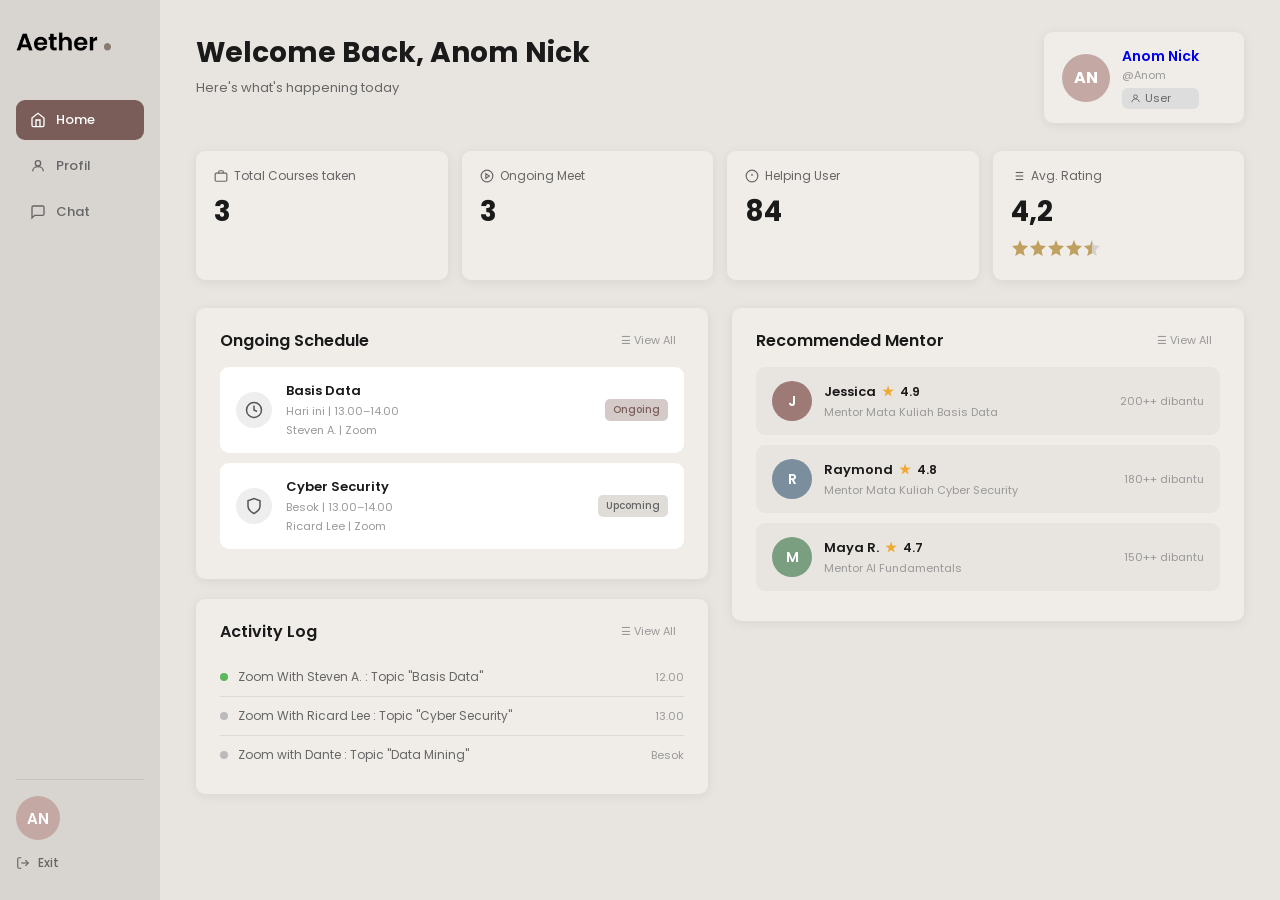
<file: pages/home.html>
<!DOCTYPE html>
<html lang="id">

<head>
  <meta charset="UTF-8" />
  <meta name="viewport" content="width=device-width, initial-scale=1.0" />
  <title>Aether — Home</title>
  <link rel="stylesheet" href="../css/style.css" />
  <link rel="stylesheet" href="../css/home.css" />
</head>

<body>
  <!-- Sidebar -->
  <aside class="ae-sidebar">
    <!-- Logo -->
    <a href="../pages/home.html" style="text-decoration: none;">
      <div class="ae-logo">
        <img src="../asset/Logo.png" alt="Logo" style="height:36px; width:auto;" />
      </div>
    </a>
    <!-- Navigasi Side bar -->
    <nav class="ae-nav">
      <a class="ae-nav__item active" href="../pages/home.html">
        <svg viewBox="0 0 24 24" fill="none" stroke="currentColor" stroke-width="2">
          <path d="M3 9l9-7 9 7v11a2 2 0 0 1-2 2H5a2 2 0 0 1-2-2z" />
          <polyline points="9 22 9 12 15 12 15 22" />
        </svg>Home
      </a>
      <a class="ae-nav__item" href="../pages/profil.html">
        <svg viewBox="0 0 24 24" fill="none" stroke="currentColor" stroke-width="2">
          <circle cx="12" cy="8" r="4" />
          <path d="M4 20c0-4 3.6-7 8-7s8 3 8 7" />
        </svg>Profil
      </a>
      <a class="ae-nav__item" href="../pages/chat.html">
        <svg viewBox="0 0 24 24" fill="none" stroke="currentColor" stroke-width="2">
          <path d="M21 15a2 2 0 0 1-2 2H7l-4 4V5a2 2 0 0 1 2-2h14a2 2 0 0 1 2 2z" />
        </svg>Chat
      </a>
    </nav>
    <div class="ae-sidebar__bottom">
      <a href="../pages/profil.html" class="ae-sidebar__avatar">AN</a>
      <button class="ae-sidebar__exit" onclick="openModal('ae-modal-exit')">
        <svg width="14" height="14" viewBox="0 0 24 24" fill="none" stroke="currentColor" stroke-width="2">
          <path d="M9 21H5a2 2 0 0 1-2-2V5a2 2 0 0 1 2-2h4" />
          <polyline points="16 17 21 12 16 7" />
          <line x1="21" y1="12" x2="9" y2="12" />
        </svg>Exit
      </button>
    </div>
  </aside>

  <main class="ae-main active">
    <!-- Header -->
    <div class="ae-home__header">
      <div class="ae-home__welcome">
        <h1>Welcome Back, <strong>Anom Nick</strong></h1>
        <p>Here's what's happening today</p>
      </div>
      <!-- User Card -->
      <a href="../pages/profil.html" style="text-decoration: none;">
        <div class="ae-user-card">
          <div class="ae-user-card__avatar">AN</div>
          <div class="ae-user-card__info">
            <span class="ae-user-card__name">Anom Nick</span>
            <span class="ae-user-card__handle">@Anom</span>
            <span class="ae-role-badge" style="margin-top:4px">
              <svg width="11" height="11" viewBox="0 0 24 24" fill="none" stroke="currentColor" stroke-width="2">
                <circle cx="12" cy="8" r="4" />
                <path d="M4 20c0-4 3.6-7 8-7s8 3 8 7" />
              </svg>User
            </span>
          </div>
        </div>
      </a>
    </div>

    <!-- Stats -->
    <div class="ae-stats-grid">
      <div class="ae-stat-card">
        <div class="ae-stat-card__label">
          <svg width="14" height="14" viewBox="0 0 24 24" fill="none" stroke="currentColor" stroke-width="2">
            <rect x="2" y="7" width="20" height="14" rx="2" />
            <path d="M16 7V5a2 2 0 0 0-2-2h-4a2 2 0 0 0-2 2v2" />
          </svg>Total Courses taken
        </div>
        <div class="ae-stat-card__value" data-ae-target="3">0</div>
      </div>
      <div class="ae-stat-card">
        <div class="ae-stat-card__label">
          <svg width="14" height="14" viewBox="0 0 24 24" fill="none" stroke="currentColor" stroke-width="2">
            <circle cx="12" cy="12" r="10" />
            <polygon points="10 8 16 12 10 16 10 8" />
          </svg>Ongoing Meet
        </div>
        <div class="ae-stat-card__value" data-ae-target="3">0</div>
      </div>
      <div class="ae-stat-card">
        <div class="ae-stat-card__label">
          <svg width="14" height="14" viewBox="0 0 24 24" fill="none" stroke="currentColor" stroke-width="2">
            <circle cx="12" cy="12" r="10" />
            <line x1="12" y1="8" x2="12" y2="12" />
            <line x1="12" y1="16" x2="12.01" y2="16" />
          </svg>Helping User
        </div>
        <div class="ae-stat-card__value" data-ae-target="91">0</div>
      </div>
      <div class="ae-stat-card">
        <div class="ae-stat-card__label">
          <svg width="14" height="14" viewBox="0 0 24 24" fill="none" stroke="currentColor" stroke-width="2">
            <line x1="8" y1="6" x2="21" y2="6" />
            <line x1="8" y1="12" x2="21" y2="12" />
            <line x1="8" y1="18" x2="21" y2="18" />
            <line x1="3" y1="6" x2="3.01" y2="6" />
            <line x1="3" y1="12" x2="3.01" y2="12" />
            <line x1="3" y1="18" x2="3.01" y2="18" />
          </svg>Avg. Rating
        </div>
        <div class="ae-stat-card__value" data-ae-target="45" data-ae-decimal="true">0</div>
        <div class="ae-stat-card__stars">
          <svg width="90" height="18" viewBox="0 0 90 18" fill="none" xmlns="http://www.w3.org/2000/svg">
            <defs>
              <linearGradient id="ae-half" x1="0" x2="1" y1="0" y2="0">
                <stop offset="50%" stop-color="#c0a060" />
                <stop offset="50%" stop-color="#d4cfc8" />
              </linearGradient>
            </defs>
            <polygon points="9,1 11.12,6.26 17,6.91 12.5,11.14 13.76,17 9,14.27 4.24,17 5.5,11.14 1,6.91 6.88,6.26"
              fill="#c0a060" />
            <polygon
              points="27,1 29.12,6.26 35,6.91 30.5,11.14 31.76,17 27,14.27 22.24,17 23.5,11.14 19,6.91 24.88,6.26"
              fill="#c0a060" />
            <polygon
              points="45,1 47.12,6.26 53,6.91 48.5,11.14 49.76,17 45,14.27 40.24,17 41.5,11.14 37,6.91 42.88,6.26"
              fill="#c0a060" />
            <polygon
              points="63,1 65.12,6.26 71,6.91 66.5,11.14 67.76,17 63,14.27 58.24,17 59.5,11.14 55,6.91 60.88,6.26"
              fill="#c0a060" />
            <polygon
              points="81,1 83.12,6.26 89,6.91 84.5,11.14 85.76,17 81,14.27 76.24,17 77.5,11.14 73,6.91 78.88,6.26"
              fill="url(#ae-half)" />
          </svg>
        </div>
      </div>
    </div>

    <!-- Grid -->
    <div class="ae-home__grid">
      <div>
        <!-- Schedule -->
        <div class="ae-card" style="margin-bottom:20px">
          <div class="ae-section-header">
            <span class="ae-section-title">Ongoing Schedule</span>
            <button class="ae-btn-view-all" onclick="viewAllSchedule()">☰ View All</button>
          </div>
          <div class="ae-schedule-item">
            <div class="ae-schedule-item__icon"><svg width="18" height="18" viewBox="0 0 24 24" fill="none"
                stroke="#555" stroke-width="2">
                <ellipse cx="12" cy="12" rx="10" ry="10" />
                <path d="M12 6v6l4 2" />
              </svg></div>
            <div class="ae-schedule-item__info">
              <div class="ae-schedule-item__name">Basis Data</div>
              <div class="ae-schedule-item__meta">Hari ini | 13.00–14.00</div>
              <div class="ae-schedule-item__meta">Steven A. | Zoom</div>
            </div>
            <span class="ae-badge ae-badge--ongoing">Ongoing</span>
          </div>
          <div class="ae-schedule-item">
            <div class="ae-schedule-item__icon"><svg width="18" height="18" viewBox="0 0 24 24" fill="none"
                stroke="#555" stroke-width="2">
                <path d="M12 22s8-4 8-10V5l-8-3-8 3v7c0 6 8 10 8 10z" />
              </svg></div>
            <div class="ae-schedule-item__info">
              <div class="ae-schedule-item__name">Cyber Security</div>
              <div class="ae-schedule-item__meta">Besok | 13.00–14.00</div>
              <div class="ae-schedule-item__meta">Ricard Lee | Zoom</div>
            </div>
            <span class="ae-badge ae-badge--upcoming">Upcoming</span>
          </div>
        </div>

        <!-- Activity Log -->
        <div class="ae-card">
          <div class="ae-section-header">
            <span class="ae-section-title">Activity Log</span>
            <button class="ae-btn-view-all" onclick="viewAllActivity()">☰ View All</button>
          </div>
          <div class="ae-activity-item">
            <div class="ae-activity-item__dot ae-dot--green"></div>
            <div class="ae-activity-item__text">Zoom With Steven A. : Topic "Basis Data"</div>
            <div class="ae-activity-item__time">12.00</div>
          </div>
          <div class="ae-activity-item">
            <div class="ae-activity-item__dot ae-dot--gray"></div>
            <div class="ae-activity-item__text">Zoom With Ricard Lee : Topic "Cyber Security"</div>
            <div class="ae-activity-item__time">13.00</div>
          </div>
          <div class="ae-activity-item">
            <div class="ae-activity-item__dot ae-dot--gray"></div>
            <div class="ae-activity-item__text">Zoom with Dante : Topic "Data Mining"</div>
            <div class="ae-activity-item__time">Besok</div>
          </div>
        </div>
      </div>

      <!-- Mentor -->
      <div>
        <div class="ae-card">
          <div class="ae-section-header">
            <span class="ae-section-title">Recommended Mentor</span>
            <button class="ae-btn-view-all" onclick="viewAllMentor()">☰ View All</button>
          </div>
          <div class="ae-mentor-item" onclick="viewAllMentor()">
            <div class="ae-mentor-item__avatar" style="background:#9e7a76">J</div>
            <div class="ae-mentor-item__info">
              <div class="ae-mentor-item__name">Jessica <span class="ae-mentor-item__star">★</span><span
                  class="ae-mentor-item__rating">4.9</span></div>
              <div class="ae-mentor-item__sub">Mentor Mata Kuliah Basis Data</div>
            </div>
            <div class="ae-mentor-item__helped">200++ dibantu</div>
          </div>
          <div class="ae-mentor-item" onclick="viewAllMentor()">
            <div class="ae-mentor-item__avatar" style="background:#7a8e9e">R</div>
            <div class="ae-mentor-item__info">
              <div class="ae-mentor-item__name">Raymond <span class="ae-mentor-item__star">★</span><span
                  class="ae-mentor-item__rating">4.8</span></div>
              <div class="ae-mentor-item__sub">Mentor Mata Kuliah Cyber Security</div>
            </div>
            <div class="ae-mentor-item__helped">180++ dibantu</div>
          </div>
          <div class="ae-mentor-item" onclick="viewAllMentor()">
            <div class="ae-mentor-item__avatar" style="background:#7a9e80">M</div>
            <div class="ae-mentor-item__info">
              <div class="ae-mentor-item__name">Maya R. <span class="ae-mentor-item__star">★</span><span
                  class="ae-mentor-item__rating">4.7</span></div>
              <div class="ae-mentor-item__sub">Mentor AI Fundamentals</div>
            </div>
            <div class="ae-mentor-item__helped">150++ dibantu</div>
          </div>
        </div>
      </div>
    </div>
  </main>

  <!-- MODALS -->
  <div class="ae-modal-overlay" id="ae-modal-schedule">
    <div class="ae-modal" style="min-width:680px">
      <div class="ae-modal__header"><span class="ae-modal__title">Semua Jadwal</span><button class="ae-modal__close"
          onclick="closeModal('ae-modal-schedule')">✕</button></div>
      <table class="ae-table">
        <thead>
          <tr>
            <th>Mata Kuliah</th>
            <th>Tanggal</th>
            <th>Waktu</th>
            <th>Mentor</th>
            <th>Platform</th>
            <th>Status</th>
            <th>Aksi</th>
          </tr>
        </thead>
        <tbody id="ae-schedule-tbody"></tbody>
      </table>
    </div>
  </div>
  <div class="ae-modal-overlay" id="ae-modal-activity">
    <div class="ae-modal" style="min-width:580px">
      <div class="ae-modal__header"><span class="ae-modal__title">Semua Aktivitas</span><button class="ae-modal__close"
          onclick="closeModal('ae-modal-activity')">✕</button></div>
      <table class="ae-table">
        <thead>
          <tr>
            <th>Aktivitas</th>
            <th>Waktu</th>
            <th>Status</th>
          </tr>
        </thead>
        <tbody id="ae-activity-tbody"></tbody>
      </table>
    </div>
  </div>
  <div class="ae-modal-overlay" id="ae-modal-mentor">
    <div class="ae-modal" style="min-width:500px">
      <div class="ae-modal__header"><span class="ae-modal__title">Semua Mentor</span><button class="ae-modal__close"
          onclick="closeModal('ae-modal-mentor')">✕</button></div>
      <div id="ae-mentor-modal-list"></div>
    </div>
  </div>
  <div class="ae-modal-overlay" id="ae-modal-exit">
    <div class="ae-modal" style="min-width:380px;max-width:420px">
      <div class="ae-modal__header"><span class="ae-modal__title">Apakah Anda yakin ingin keluar?</span><button
          class="ae-modal__close" onclick="closeModal('ae-modal-exit')">✕</button></div>
      <p class="ae-modal__body">Anda akan keluar dari Aether. Semua data Anda tetap tersimpan dengan aman.</p>
      <div class="ae-modal__footer">
        <button class="ae-btn ae-btn--secondary" onclick="closeModal('ae-modal-exit')">Tidak</button>
        <button class="ae-btn ae-btn--primary"
          onclick="closeModal('ae-modal-exit');window.location.href='../index.html'">Iya</button>
      </div>
    </div>
  </div>

  <div class="ae-toast-container" id="ae-toast-container"></div>
  <script src="../js/app.js"></script>
  <script src="../js/home.js"></script>
</body>

</html>
</file>
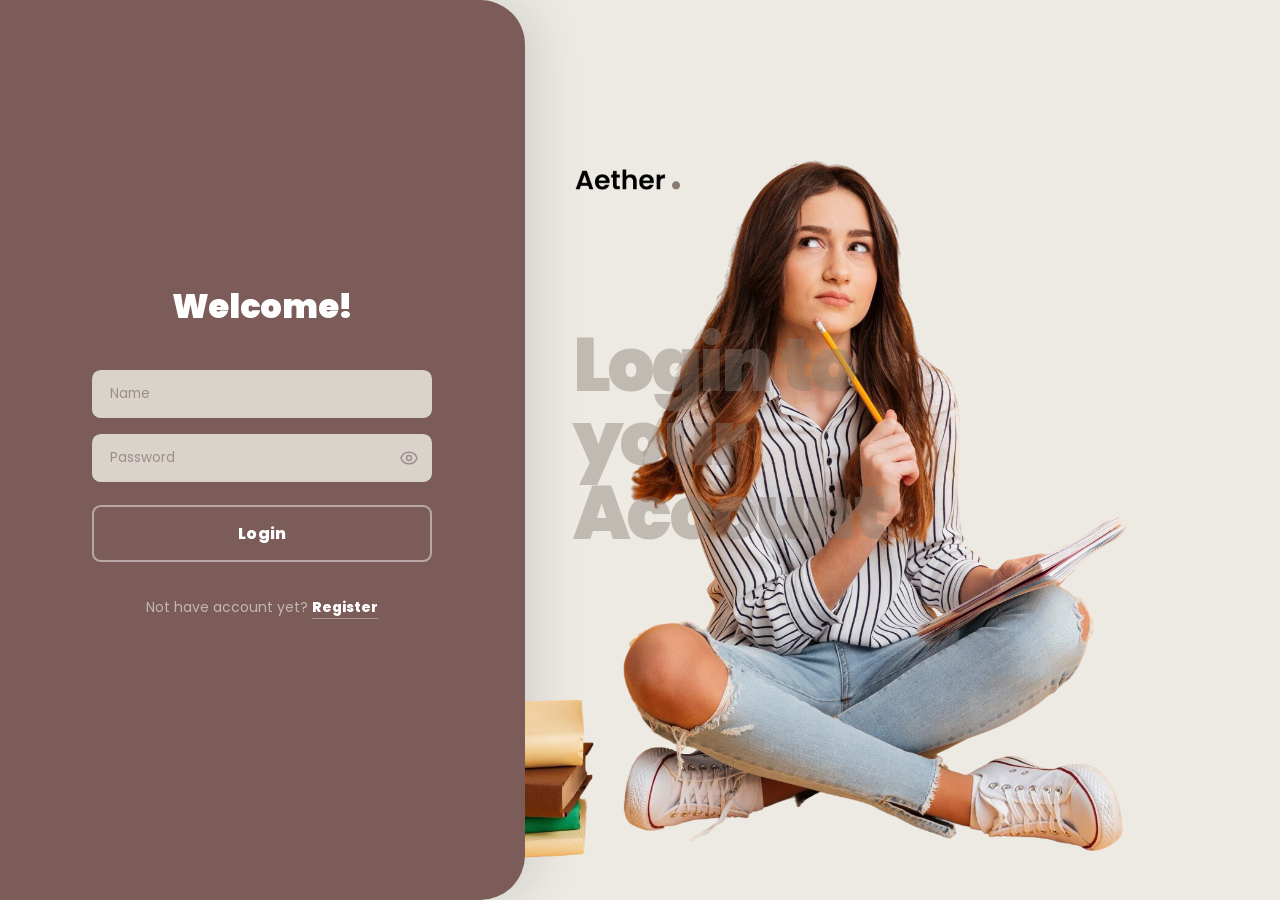
<file: pages/login.html>
<!DOCTYPE html>
<html lang="en">
<head>
  <meta charset="UTF-8" />
  <meta name="viewport" content="width=device-width, initial-scale=1.0"/>
  <title>Aether — Login</title>
  <link href="https://fonts.googleapis.com/css2?family=Poppins:ital,wght@0,100;0,200;0,300;0,400;0,500;0,600;0,700;0,800;0,900;1,100;1,200;1,300;1,400;1,500;1,600;1,700;1,800;1,900&display=swap" rel="stylesheet"/>
  <link rel="stylesheet" href="../css/login.css" />
</head>
<body>

<div class="page">
  <div class="left">
    <div class="form-box">
      <div class="form-title">Welcome!</div>

      <div class="input-wrap" id="wrapName">
        <input type="text" id="loginName" placeholder="Name" autocomplete="username" />
      </div>
      <div class="field-err" id="errName">Please enter your name.</div>

      <div class="input-wrap" id="wrapPass">
        <input type="password" id="loginPass" placeholder="Password" autocomplete="current-password" />
        <button class="eye-btn" onclick="togglePwd()" aria-label="Show/hide password" tabindex="-1">
          <svg id="eyeIcon" xmlns="http://www.w3.org/2000/svg" fill="none"
               viewBox="0 0 24 24" stroke="currentColor" stroke-width="1.8">
            <path stroke-linecap="round" stroke-linejoin="round"
              d="M2.458 12C3.732 7.943 7.523 5 12 5c4.477 0 8.268 2.943
                 9.542 7-1.274 4.057-5.065 7-9.542 7-4.477 0-8.268-2.943-9.542-7z"/>
            <circle cx="12" cy="12" r="3"/>
          </svg>
        </button>
      </div>
      <div class="field-err" id="errPass">Please enter your password.</div>

      <button class="btn-login" onclick="handleLogin()">Login</button>

      <p class="switch-text">
        Not have account yet? <a href="register.html">Register</a>
      </p>
    </div>
  </div>

  <div class="right">
    <div class="logo">
      <img src="../asset/Logo.png" alt="">
    </div>

    <div class="hero-copy">
      <h1>Login to</h1>
      <h1>your</h1>
      <h1>Account</h1>
    </div>

    <img class="student-img" src="../asset/student.png" alt="Student" onerror="this.style.display='none'" />
  </div>
</div>

<div class="toast" id="toast"></div>

<script src="../js/login.js"></script>
</body>
</html>
</file>
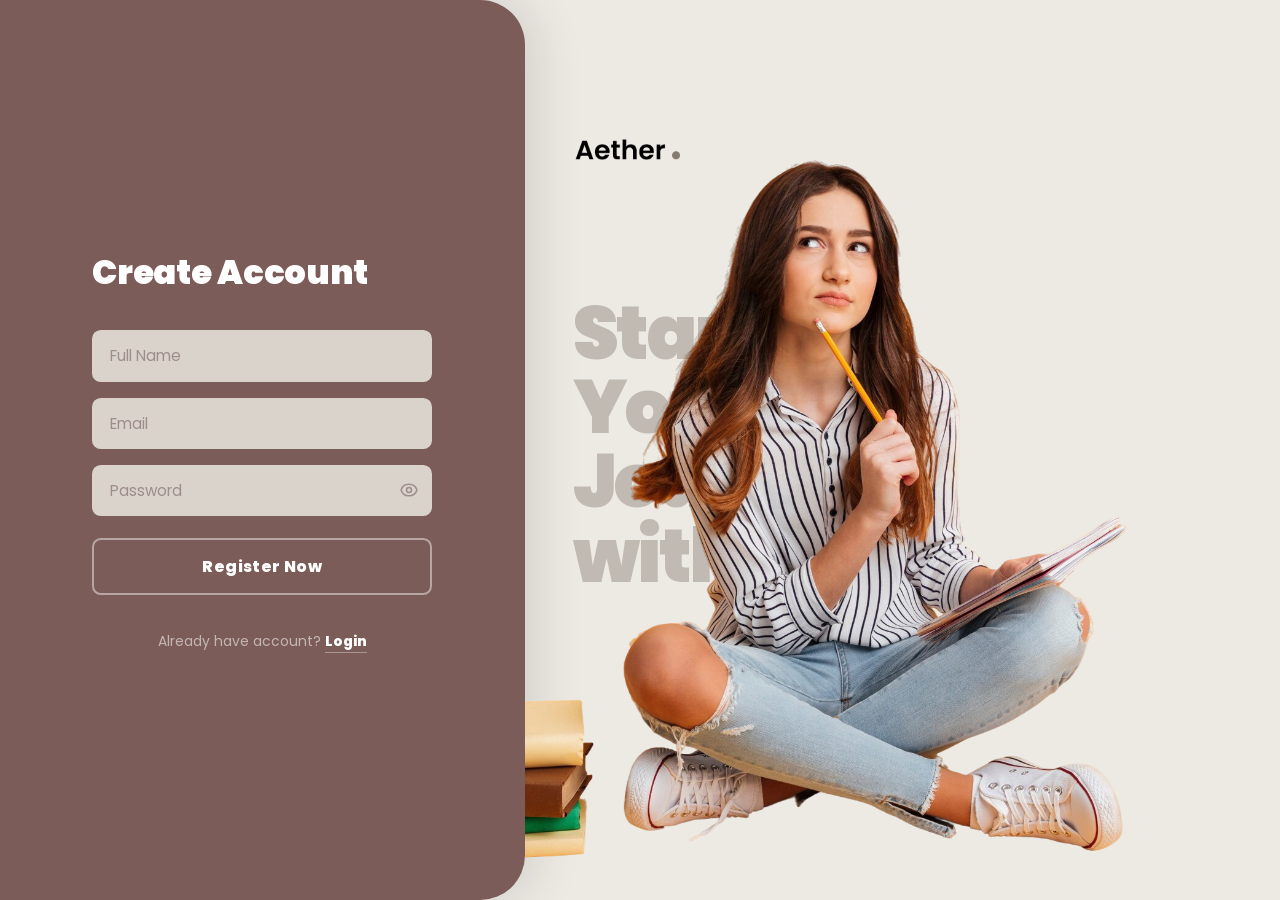
<file: pages/register.html>
<!DOCTYPE html>
<html lang="en">
<head>
  <meta charset="UTF-8" />
  <meta name="viewport" content="width=device-width, initial-scale=1.0"/>
  <title>Aether — Register</title>
  <link href="https://fonts.googleapis.com/css2?family=Poppins:ital,wght@0,100;0,200;0,300;0,400;0,500;0,600;0,700;0,800;0,900;1,100;1,200;1,300;1,400;1,500;1,600;1,700;1,800;1,900&display=swap" rel="stylesheet"/>
  <link rel="stylesheet" href="../css/register.css" />
</head>
<body>

<div class="page">
  <div class="left">
    <div class="form-box">
      <div class="form-title">Create Account</div>

      <div class="input-wrap" id="wrapName">
        <input type="text" id="regName" placeholder="Full Name" autocomplete="name" />
      </div>
      <div class="field-err" id="errName">Please enter your full name.</div>

      <div class="input-wrap" id="wrapEmail">
        <input type="email" id="regEmail" placeholder="Email" autocomplete="email" />
      </div>
      <div class="field-err" id="errEmail">Please enter a valid email.</div>

      <div class="input-wrap" id="wrapPass">
    <input
        type="password"
        id="regPass"
        placeholder="Password"
        autocomplete="new-password"/>
    <button
        class="eye-btn"
        onclick="togglePwd()"
        aria-label="Show/hide password"
        tabindex="-1">
        <svg
            id="eyeIcon"
            xmlns="http://www.w3.org/2000/svg"
            fill="none"
            viewBox="0 0 24 24"
            stroke="currentColor"
            stroke-width="1.8">
            <path
                stroke-linecap="round"
                stroke-linejoin="round"
                d="M2.458 12C3.732 7.943 7.523 5 12 5c4.477 0 8.268 2.943
                 9.542 7-1.274 4.057-5.065 7-9.542 7-4.477 0-8.268-2.943-9.542-7z"/>
            <circle cx="12" cy="12" r="3"/>
        </svg>
    </button>
</div>
      <div class="field-err" id="errPass">Password must be at least 6 characters.</div>

      <button class="btn-signup" onclick="handleRegister()">Register Now</button>

      <p class="switch-text">
        Already have account? <a href="login.html">Login</a>
      </p>
    </div>
  </div>

  <div class="right">
    <div class="logo">
      <img src="../asset/Logo.png" alt="">
    </div>

    <div class="hero-copy">
      <h1>Start</h1>
      <h1>Your</h1>
      <h1>Journey</h1>
      <h1>with Us!</h1>
    </div>

    <img class="student-img" src="../asset/student.png" alt="Student" onerror="this.style.display='none'" />
  </div>
</div>

<div class="toast" id="toast"></div>

<script src="../js/register.js"></script>
</body>
</html>
</file>
<file: css/styles.css>
body{
    margin:0;
    font-family:'Poppins', sans-serif;
    background:#E5E3E2;
}

.navbar{
    width:100%;
    padding:14px 0;
    background:#E5E3E2;
    border-bottom: #776161 1px solid;
    position: sticky;
    top:0;
    z-index: 1000;
}

.nav-container{
    width:80%;
    margin:auto;
    display:flex;
    align-items:center;
    justify-content:space-between;
}

.logo img{
    height:40px;
    width:auto;
}

.nav-menu{
    list-style:none;
    display:flex;
    gap:30px;
}

.nav-menu a{
    text-decoration:none;
    color:#222222;
    font-weight:300;
}

.nav-menu a:hover{
    text-decoration:none;
    color:#222222;
    font-weight:500;
}

.nav-buttons{
    display:flex;
    gap:10px;
}

.btn-login{
    padding:8px 16px;
    text-decoration:none;
    border:1px solid #776161;
    border-radius:6px;
    color:#776161;
}

.btn-register{
    padding:8px 16px;
    text-decoration:none;
    background:#776161;
    color:#E5E3E2;
    border-radius:6px;
}

.hero{
    padding:50px 10%;
    background:#E5E3E2;
    position: relative;
}


.hero-container{
    display:flex;
    align-items:center;
    justify-content:space-between;
}

.hero-text h1{
    font-size:56px;
    font-weight:700;
    line-height:1.2;
    color:#222222;
}

.hero-text p{
    margin-top:-15px;
    color:#222222;
}

.hero-btn{
    display:inline-block;
    margin-top:5px;
    padding:8px 24px;
    background:#776161;
    color:#E5E3E2;
    border-radius:8px;
    text-decoration:none;
}

.hero-stats{
    display:flex;
    gap:60px;
    margin-top:60px;
}

.stat h2{
    font-size:28px;
    margin-bottom: -2px;
    color:#222222;
}

.stat span{
    font-size:14px;
    color:#222222;
}

.hero-image{
    position:absolute;
    right:0;
    top:-25px;
}

.hero-image img{
    width:1010px;
}

.learning-section{
  padding:80px 0;
  background:#E5E3E2;
  margin-top: 150px;
}

.container{
  max-width:1200px;
  margin:auto;
}

.learning-header{
  display:flex;
  justify-content:space-between;
  align-items:flex-start;
  gap:60px;
  margin-bottom:50px;
  color:#222222;
}


.learning-header .title h2{
  font-size:36px;
  font-weight:700;
  line-height:1.3;
  color: #222222;
}

.learning-header .description{
  max-width:550px;
  color:#222222;
  font-size:16px;
  line-height:1.6;
  text-align:right;
  margin-top: 15px;
}

.learning-cards{
  display:flex;
  gap:25px;
}

.card{
  background:#E5E3E2;
  padding:30px;
  border-radius:10px;
  box-shadow:0 5px 15px rgba(0,0,0,0.05);
  flex:1;
  transition:0.3s;
}

.card:hover{
  transform:translateY(-5px);
}

.card .icon{
  font-size:24px;
  margin-bottom:10px;
}

.card h3{
  font-size:18px;
  margin-bottom:10px;
}

.card p{
  font-size:14px;
  color:#222222;
  line-height:1.6;
}

.review-section{
    background:#E5E3E2;
    padding-bottom:80px;
    margin-top: 150px;
}

.review-cards{
    display:grid;
    grid-template-columns:1fr 1fr;
    gap:30px;
}

.review-card{
    border:1px solid #776161;
    border-radius:8px;
    padding:25px;
    background:#E5E3E2;
}

.review-profile{
    display:flex;
    align-items:center;
    gap:12px;
    margin-bottom:10px;
}

.review-profile img{
    width:40px;
    height:40px;
    border-radius:50%;
    object-fit:cover;
}

.review-profile h4{
    margin:0;
    font-size:14px;
}

.review-profile span{
    font-size:12px;
    color:#666;
}

.review-text{
    font-size:13px;
    color:#333;
    line-height:1.6;
}

/* CONTACT SECTION */

.contact-section{
    background:#776161;
    padding:80px 0;
    margin-top: 80px;
}

.contact-container{
    width:80%;
    margin:auto;
    display:flex;
    justify-content:space-between;
    align-items:flex-start;
    gap:80px;
}

/* LEFT */

.contact-info{
    color:#E5E3E2;
    max-width:400px;
}

.contact-info h2{
    font-size:36px;
    margin-bottom:10px;
}

.contact-info p{
    line-height:1.6;
    font-size:14px;
}

/* SOCIAL ICON */

.social-icons{
    margin-top:40px;
    display:flex;
    gap:18px;
}

.social-icons a{
    width:45px;
    height:45px;
    border-radius:50%;
    border:1px solid #E5E3E2;
    display:flex;
    align-items:center;
    justify-content:center;
    color:#E5E3E2;
    text-decoration:none;
    transition:0.3s;
}

.social-icons a:hover{
    background:#E5E3E2;
    color:#776161;
}

/* FORM */

.contact-form{
    width:600px;
    display:flex;
    flex-direction:column;
    gap:15px;
}

.contact-form input,
.contact-form textarea{
    width:100%;
    padding:14px;
    border:none;
    border-radius:6px;
    font-family:'Poppins';
}

.contact-form textarea{
    height:150px;
    resize:none;
}

.send-btn{
    align-self:flex-end;
    padding:10px 30px;
    border-radius:8px;
    border:1px solid #E5E3E2;
    background:transparent;
    color:#E5E3E2;
    cursor:pointer;
    margin-right: -30px;
    font-family: 'Poppins';
}

.send-btn:hover{
    background:#E5E3E2;
    color:#776161;
    font-family: 'Poppins';
}

/* FOOTER */
.footer{
    background:#E5E3E2;
    margin-top: 20px;
}

.footer-main{
    width:80%;
    margin:auto;
    display:flex;
    justify-content:space-between;
    align-items:flex-start;
    padding:40px 0;
}

.footer-brand img{
    height:40px;
    width:auto;
}

.footer-brand p{
    margin-top:-2px;
    color:#222;
    font-size:14px;
    line-height:1.6;
}

.footer-links{
    display:flex;
    flex-direction:column;
    gap:10px;
    margin-right: -400px;
}

.footer-contact{
    display:flex;
    flex-direction:column;
    gap:10px;
}

.footer-links a{
    text-decoration:none;
    color:#222;
    font-size:14px;
}

.footer-links a:hover{
    text-decoration:underline;
    color:#222;
}

.footer-contact p{
    text-decoration:none;
    color:#222;
    font-size:14px;
    margin: 0px;
}

.footer-bottom{
    border-top:1px solid #ccc;
    text-align:center;
    padding:15px;
    font-size:13px;
    color:#555;
}

.footer-links h4,
.footer-contact h4{
    margin-top:0px;
}

.menu-toggle{
display:none;
}

.registMobile,
.loginMobile{
display:none;
}

/*RESPONSIF*/

@media (max-width:1024px){

.hero-container{
flex-direction:column;
text-align:center;
}

.hero-image{
display: none;
}

.hero-image img{
display: none;
}

.hero-stats{
justify-content:center;
}

.learning-header{
flex-direction:column;
text-align:center;
}

.learning-header .description{
text-align:center;
max-width:100%;
}

.learning-cards{
flex-direction:column;
}

.review-cards{
grid-template-columns:1fr;
}

.contact-container{
flex-direction:column;
align-items:center;
}

.contact-form{
width:100%;
}

.footer-main{
flex-direction:column;
gap:30px;
text-align:center;
}

}

@media (max-width:900px){

.registMobile,
.loginMobile{
display:contents;
}

.nav-menu{
display:none;
flex-direction:column;
position:absolute;
top:70px;
left:0;
width:100%;
background:#E5E3E2;
padding:25px 0;
align-items:center;
gap:20px;
}

.nav-menu.active{
display:flex;
}

.nav-buttons{
display:none;
}

.mobile-auth{
display:flex;
flex-direction:column;
gap:10px;
margin-top:10px;
}

.menu-toggle{
display:block;
font-size:22px;
cursor:pointer;
}

.learning-header .description{
    display: none;
}

}

.container{
max-width:1200px;
width:90%;
margin:auto;
}
</file>
<file: css/styleDashboard.css>
body{
    margin:0;
    font-family:'Poppins', sans-serif;
    background:#E5E3E2;
}

.navbar{
    width:100%;
    padding:14px 0;
    background:#E5E3E2;
    border-bottom: #776161 1px solid;
    position: sticky;
    top:0;
    z-index: 1000;
}

.nav-container{
    width:80%;
    margin:auto;
    display:flex;
    align-items:center;
    justify-content:space-between;
}

.logo img{
    height:40px;
    width:auto;
}

.nav-menu{
    list-style:none;
    display:flex;
    gap:30px;
}

.nav-menu a{
    text-decoration:none;
    color:#222222;
    font-weight:300;
}

.nav-menu a:hover{
    text-decoration:none;
    color:#222222;
    font-weight:500;
}

.nav-buttons{
    display:flex;
    gap:10px;
}

.btn-login{
    padding:8px 16px;
    text-decoration:none;
    border:1px solid #776161;
    border-radius:6px;
    color:#776161;
}

.btn-register{
    padding:8px 16px;
    text-decoration:none;
    background:#776161;
    color:#E5E3E2;
    border-radius:6px;
}

.hero{
    padding:50px 10%;
    background:#E5E3E2;
    position: relative;
}


.hero-container{
    display:flex;
    align-items:center;
    justify-content:space-between;
}

.hero-text h1{
    font-size:56px;
    font-weight:700;
    line-height:1.2;
    color:#222222;
}

.hero-text p{
    margin-top:-15px;
    color:#222222;
}

.hero-btn{
    display:inline-block;
    margin-top:5px;
    padding:8px 24px;
    background:#776161;
    color:#E5E3E2;
    border-radius:8px;
    text-decoration:none;
}

.hero-stats{
    display:flex;
    gap:60px;
    margin-top:60px;
}

.stat h2{
    font-size:28px;
    margin-bottom: -2px;
    color:#222222;
}

.stat span{
    font-size:14px;
    color:#222222;
}

.hero-image{
    position:absolute;
    right:0;
    top:-25px;
}

.hero-image img{
    width:1010px;
}

.learning-section{
  padding:80px 0;
  background:#E5E3E2;
  margin-top: 150px;
}

.container{
  max-width:1200px;
  margin:auto;
}

.learning-header{
  display:flex;
  justify-content:space-between;
  align-items:flex-start;
  gap:60px;
  margin-bottom:50px;
  color:#222222;
}


.learning-header .title h2{
  font-size:36px;
  font-weight:700;
  line-height:1.3;
  color: #222222;
}

.learning-header .description{
  max-width:550px;
  color:#222222;
  font-size:16px;
  line-height:1.6;
  text-align:right;
  margin-top: 15px;
}

.learning-cards{
  display:flex;
  gap:25px;
}

.card{
  background:#E5E3E2;
  padding:30px;
  border-radius:10px;
  box-shadow:0 5px 15px rgba(0,0,0,0.05);
  flex:1;
  transition:0.3s;
}

.card:hover{
  transform:translateY(-5px);
}

.card .icon{
  font-size:24px;
  margin-bottom:10px;
}

.card h3{
  font-size:18px;
  margin-bottom:10px;
}

.card p{
  font-size:14px;
  color:#222222;
  line-height:1.6;
}

.review-section{
    background:#E5E3E2;
    padding-bottom:80px;
    margin-top: 150px;
}

.review-cards{
    display:grid;
    grid-template-columns:1fr 1fr;
    gap:30px;
}

.review-card{
    border:1px solid #776161;
    border-radius:8px;
    padding:25px;
    background:#E5E3E2;
}

.review-profile{
    display:flex;
    align-items:center;
    gap:12px;
    margin-bottom:10px;
}

.review-profile img{
    width:40px;
    height:40px;
    border-radius:50%;
    object-fit:cover;
}

.review-profile h4{
    margin:0;
    font-size:14px;
}

.review-profile span{
    font-size:12px;
    color:#666;
}

.review-text{
    font-size:13px;
    color:#333;
    line-height:1.6;
}

/* CONTACT SECTION */

.contact-section{
    background:#776161;
    padding:80px 0;
    margin-top: 80px;
}

.contact-container{
    width:80%;
    margin:auto;
    display:flex;
    justify-content:space-between;
    align-items:flex-start;
    gap:80px;
}

/* LEFT */

.contact-info{
    color:#E5E3E2;
    max-width:400px;
}

.contact-info h2{
    font-size:36px;
    margin-bottom:10px;
}

.contact-info p{
    line-height:1.6;
    font-size:14px;
}

/* SOCIAL ICON */

.social-icons{
    margin-top:40px;
    display:flex;
    gap:18px;
}

.social-icons a{
    width:45px;
    height:45px;
    border-radius:50%;
    border:1px solid #E5E3E2;
    display:flex;
    align-items:center;
    justify-content:center;
    color:#E5E3E2;
    text-decoration:none;
    transition:0.3s;
}

.social-icons a:hover{
    background:#E5E3E2;
    color:#776161;
}

/* FORM */

.contact-form{
    width:600px;
    display:flex;
    flex-direction:column;
    gap:15px;
}

.contact-form input,
.contact-form textarea{
    width:100%;
    padding:14px;
    border:none;
    border-radius:6px;
    font-family:'Poppins';
}

.contact-form textarea{
    height:150px;
    resize:none;
}

.send-btn{
    align-self:flex-end;
    padding:10px 30px;
    border-radius:8px;
    border:1px solid #E5E3E2;
    background:transparent;
    color:#E5E3E2;
    cursor:pointer;
    margin-right: -30px;
    font-family: 'Poppins';
}

.send-btn:hover{
    background:#E5E3E2;
    color:#776161;
    font-family: 'Poppins';
}

/* FOOTER */
.footer{
    background:#E5E3E2;
    margin-top: 20px;
}

.footer-main{
    width:80%;
    margin:auto;
    display:flex;
    justify-content:space-between;
    align-items:flex-start;
    padding:40px 0;
}

.footer-brand img{
    height:40px;
    width:auto;
}

.footer-brand p{
    margin-top:-2px;
    color:#222;
    font-size:14px;
    line-height:1.6;
}

.footer-links{
    display:flex;
    flex-direction:column;
    gap:10px;
    margin-right: -400px;
}

.footer-contact{
    display:flex;
    flex-direction:column;
    gap:10px;
}

.footer-links a{
    text-decoration:none;
    color:#222;
    font-size:14px;
}

.footer-links a:hover{
    text-decoration:underline;
    color:#222;
}

.footer-contact p{
    text-decoration:none;
    color:#222;
    font-size:14px;
    margin: 0px;
}

.footer-bottom{
    border-top:1px solid #ccc;
    text-align:center;
    padding:15px;
    font-size:13px;
    color:#555;
}

.footer-links h4,
.footer-contact h4{
    margin-top:0px;
}

.menu-toggle{
display:none;
}

.registMobile,
.loginMobile{
display:none;
}

/*RESPONSIF*/

@media (max-width:1024px){

.hero-container{
flex-direction:column;
text-align:center;
}

.hero-image{
display: none;
}

.hero-image img{
display: none;
}

.hero-stats{
justify-content:center;
}

.learning-header{
flex-direction:column;
text-align:center;
}

.learning-header .description{
text-align:center;
max-width:100%;
}

.learning-cards{
flex-direction:column;
}

.review-cards{
grid-template-columns:1fr;
}

.contact-container{
flex-direction:column;
align-items:center;
}

.contact-form{
width:100%;
}

.footer-main{
flex-direction:column;
gap:30px;
text-align:center;
}

}

@media (max-width:900px){

.registMobile,
.loginMobile{
display:contents;
}

.nav-menu{
display:none;
flex-direction:column;
position:absolute;
top:70px;
left:0;
width:100%;
background:#E5E3E2;
padding:25px 0;
align-items:center;
gap:20px;
}

.nav-menu.active{
display:flex;
}

.nav-buttons{
display:none;
}

.mobile-auth{
display:flex;
flex-direction:column;
gap:10px;
margin-top:10px;
}

.menu-toggle{
display:block;
font-size:22px;
cursor:pointer;
}

.learning-header .description{
    display: none;
}

}

.container{
max-width:1200px;
width:90%;
margin:auto;
}
</file>
<file: aetherWeb/css/style.css>
/* ============================================================
   AETHER — Global Styles  |  prefix: ae-
   Font: Poppins | Radius: 9px
   ============================================================ */

@import url('https://fonts.googleapis.com/css2?family=Poppins:wght@300;400;500;600;700&display=swap');

*, *::before, *::after { box-sizing: border-box; margin: 0; padding: 0; }

:root {
  --ae-bg:            #e8e5e0;
  --ae-sidebar-bg:    #d8d4cf;
  --ae-card-bg:       #f0ede8;
  --ae-accent:        #7a5c58;
  --ae-accent-light:  #9e7a76;
  --ae-accent-muted:  #c4a8a4;
  --ae-text-primary:  #1a1a1a;
  --ae-text-secondary:#666;
  --ae-text-muted:    #999;
  --ae-border:        rgba(0,0,0,0.08);
  --ae-shadow:        0 2px 12px rgba(0,0,0,0.07);
  --ae-shadow-md:     0 4px 20px rgba(0,0,0,0.12);
  --ae-radius:        9px;
  --ae-sidebar-w:     160px;
  --ae-transition:    0.2s ease;
  --ae-star-color:    #c0a060;
}

body {
  font-family: 'Poppins', sans-serif;
  background: var(--ae-bg);
  color: var(--ae-text-primary);
  min-height: 100vh;
  display: flex;
}

/* ── SCROLLBAR ── */
::-webkit-scrollbar        { width: 5px; }
::-webkit-scrollbar-track  { background: transparent; }
::-webkit-scrollbar-thumb  { background: var(--ae-accent-muted); border-radius: 99px; }

/* ═══════════════════════════════════════
   SIDEBAR
═══════════════════════════════════════ */
.ae-sidebar {
  width: var(--ae-sidebar-w);
  min-height: 100vh;
  background: var(--ae-sidebar-bg);
  display: flex;
  flex-direction: column;
  padding: 24px 16px;
  position: fixed;
  top: 0; left: 0; bottom: 0;
  z-index: 100;
}
.ae-logo {
  font-size: 22px;
  font-weight: 700;
  display: flex;
  align-items: center;
  gap: 4px;
  margin-bottom: 40px;
  color: var(--ae-text-primary);
}
.ae-logo__dot { color: var(--ae-accent); font-size: 28px; line-height: 1; }

.ae-nav { display: flex; flex-direction: column; gap: 6px; flex: 1; }
.ae-nav__item {
  display: flex;
  align-items: center;
  gap: 10px;
  padding: 10px 14px;
  border-radius: var(--ae-radius);
  cursor: pointer;
  font-size: 13px;
  font-weight: 500;
  color: var(--ae-text-secondary);
  transition: all var(--ae-transition);
  background: transparent;
  border: none;
  width: 100%;
  text-align: left;
  font-family: 'Poppins', sans-serif;
  text-decoration: none;
}
.ae-nav__item:hover  { background: rgba(122,92,88,0.1); color: var(--ae-accent); }
.ae-nav__item.active { background: var(--ae-accent); color: #fff; }
.ae-nav__item svg    { width: 16px; height: 16px; flex-shrink: 0; }

.ae-sidebar__bottom {
  display: flex;
  flex-direction: column;
  align-items: flex-start;
  gap: 10px;
  padding-top: 16px;
  border-top: 1px solid var(--ae-border);
}
.ae-sidebar__avatar {
  width: 44px; height: 44px;
  border-radius: 50%;
  background: var(--ae-accent-muted);
  display: flex;
  align-items: center;
  justify-content: center;
  font-weight: 600;
  color: #fff;
  font-size: 15px;
  cursor: pointer;
  text-decoration: none;
  flex-shrink: 0;
}
.ae-sidebar__exit {
  display: flex;
  align-items: center;
  gap: 8px;
  cursor: pointer;
  font-size: 12px;
  color: var(--ae-text-secondary);
  font-weight: 500;
  background: none;
  border: none;
  padding: 6px 0;
  font-family: 'Poppins', sans-serif;
  transition: color var(--ae-transition);
  line-height: 1;
}
.ae-sidebar__exit svg    { flex-shrink: 0; display: block; }
.ae-sidebar__exit:hover  { color: var(--ae-accent); }

/* ═══════════════════════════════════════
   MAIN CONTENT
═══════════════════════════════════════ */
.ae-main {
  margin-left: var(--ae-sidebar-w);
  flex: 1;
  min-height: 100vh;
  display: none;
  padding: 32px 36px;
}
.ae-main.active    { display: block; }
.ae-page-title     { font-size: 22px; font-weight: 600; margin-bottom: 24px; }

/* ═══════════════════════════════════════
   CARD
═══════════════════════════════════════ */
.ae-card {
  background: var(--ae-card-bg);
  border-radius: var(--ae-radius);
  padding: 20px 24px;
  box-shadow: var(--ae-shadow);
}

/* ═══════════════════════════════════════
   SHARED COMPONENTS
═══════════════════════════════════════ */
.ae-role-badge {
  display: inline-flex;
  align-items: center;
  gap: 4px;
  background: #ddd;
  border-radius: 6px;
  padding: 2px 8px;
  font-size: 11px;
  color: var(--ae-text-secondary);
}
.ae-section-header {
  display: flex;
  justify-content: space-between;
  align-items: center;
  margin-bottom: 14px;
}
.ae-section-title { font-size: 16px; font-weight: 600; }

.ae-btn-view-all {
  font-size: 11px;
  color: var(--ae-text-muted);
  cursor: pointer;
  display: flex;
  align-items: center;
  gap: 4px;
  background: none;
  border: none;
  font-family: 'Poppins', sans-serif;
  padding: 4px 8px;
  border-radius: var(--ae-radius);
  transition: all var(--ae-transition);
}
.ae-btn-view-all:hover { background: rgba(122,92,88,0.1); color: var(--ae-accent); }

/* Buttons */
.ae-btn {
  display: inline-flex;
  align-items: center;
  gap: 8px;
  border: none;
  border-radius: var(--ae-radius);
  font-family: 'Poppins', sans-serif;
  font-size: 13px;
  font-weight: 500;
  cursor: pointer;
  transition: background var(--ae-transition), color var(--ae-transition), border-color var(--ae-transition);
  padding: 10px 20px;
}
.ae-btn--primary {
  background: var(--ae-accent);
  color: #fff;
}
.ae-btn--primary:hover { background: var(--ae-accent-light); }

.ae-btn--secondary {
  background: var(--ae-bg);
  color: var(--ae-text-secondary);
  border: 1px solid var(--ae-border);
  font-size: 12px;
  padding: 8px 16px;
}
.ae-btn--secondary:hover { background: var(--ae-accent); color: #fff; border-color: var(--ae-accent); }

.ae-btn--danger { background: #c0504a; color: #fff; }
.ae-btn--danger:hover { background: #a03030; }

/* ═══════════════════════════════════════
   MODAL
═══════════════════════════════════════ */
.ae-modal-overlay {
  display: none;
  position: fixed;
  inset: 0;
  background: rgba(0,0,0,0.35);
  z-index: 200;
  align-items: center;
  justify-content: center;
  backdrop-filter: blur(2px);
}
.ae-modal-overlay.open { display: flex; }

.ae-modal {
  background: var(--ae-card-bg);
  border-radius: var(--ae-radius);
  padding: 28px 32px;
  min-width: 480px;
  max-width: 90vw;
  max-height: 85vh;
  overflow-y: auto;
  box-shadow: var(--ae-shadow-md);
  animation: ae-modalIn 0.2s ease;
}
@keyframes ae-modalIn {
  from { opacity: 0; transform: translateY(-12px) scale(0.97); }
  to   { opacity: 1; transform: translateY(0) scale(1); }
}
.ae-modal__header {
  display: flex;
  justify-content: space-between;
  align-items: center;
  margin-bottom: 20px;
}
.ae-modal__title { font-size: 16px; font-weight: 600; }
.ae-modal__close {
  background: none;
  border: none;
  cursor: pointer;
  color: var(--ae-text-muted);
  font-size: 20px;
  line-height: 1;
  transition: color var(--ae-transition);
}
.ae-modal__close:hover { color: var(--ae-text-primary); }
.ae-modal__body { font-size: 13px; color: var(--ae-text-secondary); line-height: 1.6; margin-bottom: 24px; }
.ae-modal__footer { display: flex; gap: 10px; justify-content: flex-end; }

/* ═══════════════════════════════════════
   TOAST
═══════════════════════════════════════ */
.ae-toast-container {
  position: fixed;
  bottom: 24px;
  right: 24px;
  display: flex;
  flex-direction: column;
  gap: 8px;
  z-index: 999;
}
.ae-toast {
  background: var(--ae-text-primary);
  color: #fff;
  padding: 12px 18px;
  border-radius: var(--ae-radius);
  font-size: 12px;
  font-weight: 500;
  box-shadow: var(--ae-shadow-md);
  animation: ae-toastIn 0.3s ease;
  display: flex;
  align-items: center;
  gap: 8px;
}
.ae-toast--success { background: #4a7c59; }
.ae-toast--error   { background: #7c4a4a; }
@keyframes ae-toastIn {
  from { opacity: 0; transform: translateX(20px); }
  to   { opacity: 1; transform: translateX(0); }
}

/* ═══════════════════════════════════════
   FORM
═══════════════════════════════════════ */
.ae-form-group { display: flex; flex-direction: column; }
.ae-form-group label {
  font-size: 11px;
  color: var(--ae-text-secondary);
  font-weight: 500;
  margin-bottom: 6px;
}
.ae-form-group input,
.ae-form-group textarea,
.ae-form-group select {
  width: 100%;
  background: #e8e5e0;
  border: 1px solid transparent;
  border-radius: var(--ae-radius);
  padding: 10px 14px;
  font-size: 13px;
  font-family: 'Poppins', sans-serif;
  color: var(--ae-text-primary);
  outline: none;
  resize: none;
  transition: all var(--ae-transition);
}
.ae-form-group input:focus,
.ae-form-group textarea:focus,
.ae-form-group select:focus {
  background: #dedad4;
  border-color: var(--ae-accent-muted);
}
.ae-form-group input.ae-error { border-color: #c0504a; }

/* Grid helpers */
.ae-grid-3 { display: grid; grid-template-columns: 1fr 1fr 1fr; gap: 16px; margin-bottom: 16px; }
.ae-grid-2 { display: grid; grid-template-columns: 2fr 1fr;     gap: 16px; margin-bottom: 16px; }

/* ═══════════════════════════════════════
   EMPTY STATE
═══════════════════════════════════════ */
.ae-empty {
  display: flex;
  flex-direction: column;
  align-items: center;
  justify-content: center;
  padding: 40px 20px;
  color: var(--ae-text-muted);
  gap: 10px;
  text-align: center;
}
.ae-empty svg { opacity: 0.4; }
.ae-empty p   { font-size: 13px; }

/* ═══════════════════════════════════════
   TABLE
═══════════════════════════════════════ */
.ae-table { width: 100%; border-collapse: collapse; font-size: 13px; }
.ae-table th {
  text-align: left;
  padding: 10px 14px;
  font-size: 11px;
  font-weight: 600;
  color: var(--ae-text-secondary);
  border-bottom: 2px solid var(--ae-border);
}
.ae-table td { padding: 12px 14px; border-bottom: 1px solid var(--ae-border); vertical-align: middle; }
.ae-table tr:last-child td { border-bottom: none; }
.ae-table tr:hover td { background: rgba(122,92,88,0.04); }

.ae-badge {
  font-size: 10px;
  padding: 3px 8px;
  border-radius: 5px;
  font-weight: 500;
}
.ae-badge--ongoing  { background: #d4cbc9; color: var(--ae-accent); }
.ae-badge--upcoming { background: #e0ddd9; color: var(--ae-text-secondary); }
.ae-badge--done     { background: #dce8dc; color: #3a7a3a; }
.ae-badge--pending  { background: #e0ddd9; color: var(--ae-text-secondary); }
</file>
<file: aetherWeb/css/chat.css>
/* ============================================================
   AETHER — Chat Page  |  prefix: ae-
   ============================================================ */

/* ── PAGE LAYOUT ── */
#ae-page-chat {
  padding: 32px 36px !important;
  height: 100vh;
  display: flex !important;
  flex-direction: column;
  box-sizing: border-box;
}
.ae-chat-layout {
  display: grid;
  grid-template-columns: 300px 1fr;
  flex: 1;
  min-height: 0;
  border-radius: var(--ae-radius);
  overflow: hidden;
  box-shadow: var(--ae-shadow-md);
}

/* ── CONTACT LIST PANEL ── */
.ae-chat-contacts {
  background: var(--ae-card-bg);
  overflow-y: auto;
  display: flex;
  flex-direction: column;
}
.ae-chat-tabs { display: flex; gap: 8px; padding: 16px 16px 12px; flex-shrink: 0; }
.ae-chat-tab {
  padding: 7px 14px;
  border-radius: 20px;
  font-size: 12px; font-weight: 500;
  cursor: pointer;
  border: none;
  font-family: 'Poppins', sans-serif;
  background: #e0ddd9;
  color: var(--ae-text-secondary);
  transition: all var(--ae-transition);
}
.ae-chat-tab.active { background: var(--ae-accent); color: #fff; }

.ae-chat-divider { height: 1px; background: var(--ae-border); margin: 0 16px 8px; flex-shrink: 0; }

.ae-chat-search { padding: 0 16px 10px; flex-shrink: 0; }
.ae-chat-search__input {
  width: 100%;
  background: #e0ddd9;
  border: none;
  border-radius: var(--ae-radius);
  padding: 8px 12px;
  font-size: 12px;
  font-family: 'Poppins', sans-serif;
  color: var(--ae-text-primary);
  outline: none;
}
.ae-chat-search__input::placeholder { color: var(--ae-text-muted); }

/* Contact item */
.ae-contact-item {
  display: flex;
  align-items: center;
  gap: 12px;
  padding: 12px 16px;
  cursor: pointer;
  transition: background var(--ae-transition);
  position: relative;
}
.ae-contact-item:hover  { background: rgba(122,92,88,0.07); }
.ae-contact-item.active { background: #e0ddd9; }

.ae-contact-item__avatar {
  width: 44px; height: 44px;
  border-radius: 50%;
  display: flex; align-items: center; justify-content: center;
  font-size: 15px; font-weight: 600; color: #fff; flex-shrink: 0;
}
.ae-contact-item__info   { flex: 1; min-width: 0; }
.ae-contact-item__name   { font-size: 13px; font-weight: 600; }
.ae-contact-item__preview {
  font-size: 11px;
  color: var(--ae-text-muted);
  white-space: nowrap;
  overflow: hidden;
  text-overflow: ellipsis;
  margin-top: 2px;
}
.ae-contact-item__time   { font-size: 10px; color: var(--ae-text-muted); white-space: nowrap; }
.ae-contact-item__unread {
  width: 8px; height: 8px;
  border-radius: 50%;
  background: var(--ae-accent);
  flex-shrink: 0;
}
.ae-no-results { padding: 20px; text-align: center; font-size: 12px; color: var(--ae-text-muted); }

/* ── CHAT WINDOW ── */
.ae-chat-window {
  background: #fff;
  display: flex;
  flex-direction: column;
  overflow: hidden;
  min-height: 0;
}
.ae-chat-window__header {
  padding: 14px 20px;
  border-bottom: 1px solid var(--ae-border);
  display: flex;
  align-items: center;
  gap: 12px;
  flex-shrink: 0;
}
.ae-chat-window__avatar { width: 38px; height: 38px; border-radius: 50%; font-size: 13px; display: flex; align-items: center; justify-content: center; font-weight: 600; color: #fff; }
.ae-chat-window__info   { flex: 1; }
.ae-chat-window__name   { font-size: 14px; font-weight: 600; }
.ae-chat-window__status { font-size: 11px; }
.ae-chat-window__actions { display: flex; gap: 6px; }

.ae-chat-action-btn {
  width: 32px; height: 32px;
  border-radius: var(--ae-radius);
  background: var(--ae-bg);
  border: none;
  cursor: pointer;
  display: flex; align-items: center; justify-content: center;
  color: var(--ae-text-secondary);
  transition: all var(--ae-transition);
}
.ae-chat-action-btn:hover { background: var(--ae-accent); color: #fff; }

/* ── MESSAGES ── */
.ae-chat-messages {
  flex: 1;
  overflow-y: auto;
  padding: 20px;
  display: flex;
  flex-direction: column;
  gap: 14px;
  min-height: 0;
}
.ae-chat-date {
  text-align: center;
  font-size: 10px;
  color: var(--ae-text-muted);
  padding: 4px 0;
  position: relative;
}
.ae-chat-date::before {
  content: '';
  position: absolute;
  top: 50%; left: 0; right: 0;
  height: 1px;
  background: var(--ae-border);
}
.ae-chat-date span { background: #fff; position: relative; padding: 0 10px; }

.ae-msg { display: flex; gap: 10px; align-items: flex-end; }
.ae-msg--mine { flex-direction: row-reverse; }

.ae-msg__avatar {
  width: 32px; height: 32px;
  border-radius: 50%;
  display: flex; align-items: center; justify-content: center;
  font-size: 11px; font-weight: 600; color: #fff; flex-shrink: 0;
}
.ae-msg__wrap { display: flex; flex-direction: column; max-width: 65%; }
.ae-msg--mine .ae-msg__wrap { align-items: flex-end; }

.ae-msg__bubble {
  padding: 9px 14px;
  border-radius: var(--ae-radius);
  font-size: 13px;
  line-height: 1.5;
  background: #e8e5e0;
  color: var(--ae-text-primary);
  word-break: break-word;
  display: inline-block;
  max-width: 100%;
  white-space: pre-wrap;
}
.ae-msg--mine .ae-msg__bubble { background: #c4b8b6; }
.ae-msg__meta { font-size: 10px; color: var(--ae-text-muted); margin-top: 3px; display: flex; align-items: center; gap: 3px; }

/* Typing indicator */
.ae-typing { display: flex; gap: 4px; align-items: center; padding: 12px 16px; }
.ae-typing__dot {
  width: 7px; height: 7px;
  border-radius: 50%;
  background: var(--ae-text-muted);
  animation: ae-typingBounce 1.2s infinite;
}
.ae-typing__dot:nth-child(2) { animation-delay: 0.2s; }
.ae-typing__dot:nth-child(3) { animation-delay: 0.4s; }
@keyframes ae-typingBounce {
  0%,80%,100% { transform: translateY(0); }
  40%          { transform: translateY(-6px); }
}

/* ── INPUT AREA ── */
.ae-chat-input-area { padding: 12px 16px; border-top: 1px solid var(--ae-border); flex-shrink: 0; }
.ae-chat-input-row {
  display: flex;
  align-items: center;
  gap: 10px;
  background: var(--ae-bg);
  border-radius: 20px;
  padding: 8px 14px;
}
.ae-chat-input-row input {
  flex: 1;
  border: none;
  background: transparent;
  font-family: 'Poppins', sans-serif;
  font-size: 13px;
  outline: none;
  color: var(--ae-text-primary);
}
.ae-chat-input-row input::placeholder { color: var(--ae-text-muted); }

.ae-send-btn {
  background: var(--ae-accent);
  border: none;
  cursor: pointer;
  color: #fff;
  display: flex; align-items: center; justify-content: center;
  width: 36px; height: 36px;
  border-radius: 50%;
  flex-shrink: 0;
  padding: 0;
  transition: background var(--ae-transition);
}
.ae-send-btn svg { display: block; transform: rotate(-35deg) translate(1px, -1px); }
.ae-send-btn:hover { background: var(--ae-accent-light); }

/* ── EMPTY CHAT ── */
.ae-chat-empty {
  flex: 1;
  display: flex;
  flex-direction: column;
  align-items: center;
  justify-content: center;
  color: var(--ae-text-muted);
  gap: 10px;
}
.ae-chat-empty svg { opacity: 0.3; }
.ae-chat-empty p   { font-size: 13px; }
</file>
<file: aetherWeb/css/home.css>
/* ============================================================
   AETHER — Home Page  |  prefix: ae-
   ============================================================ */

/* ── HEADER ── */
.ae-home__header {
  display: flex;
  justify-content: space-between;
  align-items: flex-start;
  margin-bottom: 28px;
}
.ae-home__welcome h1 { font-size: 28px; font-weight: 700; }
.ae-home__welcome p  { font-size: 13px; color: var(--ae-text-secondary); margin-top: 4px; }

.ae-user-card {
  background: var(--ae-card-bg);
  border-radius: var(--ae-radius);
  padding: 14px 18px;
  display: flex;
  align-items: center;
  gap: 12px;
  box-shadow: var(--ae-shadow);
  min-width: 200px;
}
.ae-user-card__avatar {
  width: 48px; height: 48px;
  border-radius: 50%;
  background: var(--ae-accent-muted);
  display: flex; align-items: center; justify-content: center;
  font-weight: 700; color: #fff; font-size: 16px;
}
.ae-user-card__info    { display: flex; flex-direction: column; }
.ae-user-card__name    { font-weight: 600; font-size: 14px; }
.ae-user-card__handle  { font-size: 11px; color: var(--ae-text-muted); }

/* ── STATS GRID ── */
.ae-stats-grid {
  display: grid;
  grid-template-columns: repeat(4, 1fr);
  gap: 14px;
  margin-bottom: 28px;
}
.ae-stat-card {
  background: var(--ae-card-bg);
  border-radius: var(--ae-radius);
  padding: 16px 18px;
  box-shadow: var(--ae-shadow);
  transition: transform var(--ae-transition), box-shadow var(--ae-transition);
  cursor: default;
}
.ae-stat-card:hover { transform: translateY(-2px); box-shadow: var(--ae-shadow-md); }
.ae-stat-card__label {
  font-size: 12px;
  color: var(--ae-text-secondary);
  display: flex;
  align-items: center;
  gap: 6px;
}
.ae-stat-card__value { font-size: 28px; font-weight: 700; margin-top: 6px; }
.ae-stat-card__stars { margin-top: 6px; }

/* ── TWO-COLUMN GRID ── */
.ae-home__grid { display: grid; grid-template-columns: 1fr 1fr; gap: 24px; }

/* ── SCHEDULE ── */
.ae-schedule-item {
  background: #fff;
  border-radius: var(--ae-radius);
  padding: 14px 16px;
  display: flex;
  align-items: center;
  gap: 14px;
  margin-bottom: 10px;
  transition: box-shadow var(--ae-transition);
}
.ae-schedule-item:hover { box-shadow: var(--ae-shadow); }
.ae-schedule-item__icon {
  width: 36px; height: 36px;
  border-radius: 50%;
  background: #eee;
  display: flex; align-items: center; justify-content: center;
  flex-shrink: 0;
}
.ae-schedule-item__info  { flex: 1; }
.ae-schedule-item__name  { font-size: 13px; font-weight: 600; }
.ae-schedule-item__meta  { font-size: 11px; color: var(--ae-text-muted); margin-top: 2px; }

/* ── ACTIVITY LOG ── */
.ae-activity-item {
  display: flex;
  align-items: center;
  gap: 10px;
  padding: 10px 0;
  border-bottom: 1px solid var(--ae-border);
  font-size: 12px;
}
.ae-activity-item:last-child { border-bottom: none; }
.ae-activity-item__dot  { width: 8px; height: 8px; border-radius: 50%; flex-shrink: 0; }
.ae-dot--green { background: #5cb85c; }
.ae-dot--gray  { background: #bbb; }
.ae-activity-item__text { flex: 1; color: var(--ae-text-secondary); }
.ae-activity-item__time { color: var(--ae-text-muted); font-size: 11px; white-space: nowrap; }

/* ── MENTOR LIST ── */
.ae-mentor-item {
  background: var(--ae-bg);
  border-radius: var(--ae-radius);
  padding: 14px 16px;
  display: flex;
  align-items: center;
  gap: 12px;
  margin-bottom: 10px;
  cursor: pointer;
  transition: box-shadow var(--ae-transition);
}
.ae-mentor-item:hover { box-shadow: var(--ae-shadow); }
.ae-mentor-item__avatar {
  width: 40px; height: 40px;
  border-radius: 50%;
  background: var(--ae-accent-muted);
  display: flex; align-items: center; justify-content: center;
  font-weight: 600; color: #fff; font-size: 14px; flex-shrink: 0;
}
.ae-mentor-item__info   { flex: 1; }
.ae-mentor-item__name   { font-size: 13px; font-weight: 600; display: flex; align-items: center; gap: 6px; }
.ae-mentor-item__star   { color: #f0a830; }
.ae-mentor-item__rating { font-size: 12px; }
.ae-mentor-item__sub    { font-size: 11px; color: var(--ae-text-muted); margin-top: 2px; }
.ae-mentor-item__helped { font-size: 11px; color: var(--ae-text-muted); white-space: nowrap; }
</file>
<file: css/style.css>
/* ============================================================
   AETHER — Global Styles  |  prefix: ae-
   Font: Poppins | Radius: 9px
   ============================================================ */

@import url('https://fonts.googleapis.com/css2?family=Poppins:wght@300;400;500;600;700&display=swap');

*, *::before, *::after { box-sizing: border-box; margin: 0; padding: 0; }

:root {
  --ae-bg:            #e8e5e0;
  --ae-sidebar-bg:    #d8d4cf;
  --ae-card-bg:       #f0ede8;
  --ae-accent:        #7a5c58;
  --ae-accent-light:  #9e7a76;
  --ae-accent-muted:  #c4a8a4;
  --ae-text-primary:  #1a1a1a;
  --ae-text-secondary:#666;
  --ae-text-muted:    #999;
  --ae-border:        rgba(0,0,0,0.08);
  --ae-shadow:        0 2px 12px rgba(0,0,0,0.07);
  --ae-shadow-md:     0 4px 20px rgba(0,0,0,0.12);
  --ae-radius:        9px;
  --ae-sidebar-w:     160px;
  --ae-transition:    0.2s ease;
  --ae-star-color:    #c0a060;
}

body {
  font-family: 'Poppins', sans-serif;
  background: var(--ae-bg);
  color: var(--ae-text-primary);
  min-height: 100vh;
  display: flex;
}

/* ── SCROLLBAR ── */
::-webkit-scrollbar        { width: 5px; }
::-webkit-scrollbar-track  { background: transparent; }
::-webkit-scrollbar-thumb  { background: var(--ae-accent-muted); border-radius: 99px; }

/* ═══════════════════════════════════════
   SIDEBAR
═══════════════════════════════════════ */
.ae-sidebar {
  width: var(--ae-sidebar-w);
  min-height: 100vh;
  background: var(--ae-sidebar-bg);
  display: flex;
  flex-direction: column;
  padding: 24px 16px;
  position: fixed;
  top: 0; left: 0; bottom: 0;
  z-index: 100;
}
.ae-logo {
  font-size: 22px;
  font-weight: 700;
  display: flex;
  align-items: center;
  gap: 4px;
  margin-bottom: 40px;
  color: var(--ae-text-primary);
}
.ae-logo__dot { color: var(--ae-accent); font-size: 28px; line-height: 1; }

.ae-nav { display: flex; flex-direction: column; gap: 6px; flex: 1; }
.ae-nav__item {
  display: flex;
  align-items: center;
  gap: 10px;
  padding: 10px 14px;
  border-radius: var(--ae-radius);
  cursor: pointer;
  font-size: 13px;
  font-weight: 500;
  color: var(--ae-text-secondary);
  transition: all var(--ae-transition);
  background: transparent;
  border: none;
  width: 100%;
  text-align: left;
  font-family: 'Poppins', sans-serif;
  text-decoration: none;
}
.ae-nav__item:hover  { background: rgba(122,92,88,0.1); color: var(--ae-accent); }
.ae-nav__item.active { background: var(--ae-accent); color: #fff; }
.ae-nav__item svg    { width: 16px; height: 16px; flex-shrink: 0; }

.ae-sidebar__bottom {
  display: flex;
  flex-direction: column;
  align-items: flex-start;
  gap: 10px;
  padding-top: 16px;
  border-top: 1px solid var(--ae-border);
}
.ae-sidebar__avatar {
  width: 44px; height: 44px;
  border-radius: 50%;
  background: var(--ae-accent-muted);
  display: flex;
  align-items: center;
  justify-content: center;
  font-weight: 600;
  color: #fff;
  font-size: 15px;
  cursor: pointer;
  text-decoration: none;
  flex-shrink: 0;
}
.ae-sidebar__exit {
  display: flex;
  align-items: center;
  gap: 8px;
  cursor: pointer;
  font-size: 12px;
  color: var(--ae-text-secondary);
  font-weight: 500;
  background: none;
  border: none;
  padding: 6px 0;
  font-family: 'Poppins', sans-serif;
  transition: color var(--ae-transition);
  line-height: 1;
}
.ae-sidebar__exit svg    { flex-shrink: 0; display: block; }
.ae-sidebar__exit:hover  { color: var(--ae-accent); }

/* ═══════════════════════════════════════
   MAIN CONTENT
═══════════════════════════════════════ */
.ae-main {
  margin-left: var(--ae-sidebar-w);
  flex: 1;
  min-height: 100vh;
  display: none;
  padding: 32px 36px;
}
.ae-main.active    { display: block; }
.ae-page-title     { font-size: 22px; font-weight: 600; margin-bottom: 24px; }

/* ═══════════════════════════════════════
   CARD
═══════════════════════════════════════ */
.ae-card {
  background: var(--ae-card-bg);
  border-radius: var(--ae-radius);
  padding: 20px 24px;
  box-shadow: var(--ae-shadow);
}

/* ═══════════════════════════════════════
   SHARED COMPONENTS
═══════════════════════════════════════ */
.ae-role-badge {
  display: inline-flex;
  align-items: center;
  gap: 4px;
  background: #ddd;
  border-radius: 6px;
  padding: 2px 8px;
  font-size: 11px;
  color: var(--ae-text-secondary);
}
.ae-section-header {
  display: flex;
  justify-content: space-between;
  align-items: center;
  margin-bottom: 14px;
}
.ae-section-title { font-size: 16px; font-weight: 600; }

.ae-btn-view-all {
  font-size: 11px;
  color: var(--ae-text-muted);
  cursor: pointer;
  display: flex;
  align-items: center;
  gap: 4px;
  background: none;
  border: none;
  font-family: 'Poppins', sans-serif;
  padding: 4px 8px;
  border-radius: var(--ae-radius);
  transition: all var(--ae-transition);
}
.ae-btn-view-all:hover { background: rgba(122,92,88,0.1); color: var(--ae-accent); }

/* Buttons */
.ae-btn {
  display: inline-flex;
  align-items: center;
  gap: 8px;
  border: none;
  border-radius: var(--ae-radius);
  font-family: 'Poppins', sans-serif;
  font-size: 13px;
  font-weight: 500;
  cursor: pointer;
  transition: background var(--ae-transition), color var(--ae-transition), border-color var(--ae-transition);
  padding: 10px 20px;
}
.ae-btn--primary {
  background: var(--ae-accent);
  color: #fff;
}
.ae-btn--primary:hover { background: var(--ae-accent-light); }

.ae-btn--secondary {
  background: var(--ae-bg);
  color: var(--ae-text-secondary);
  border: 1px solid var(--ae-border);
  font-size: 12px;
  padding: 8px 16px;
}
.ae-btn--secondary:hover { background: var(--ae-accent); color: #fff; border-color: var(--ae-accent); }

.ae-btn--danger { background: #c0504a; color: #fff; }
.ae-btn--danger:hover { background: #a03030; }

/* ═══════════════════════════════════════
   MODAL
═══════════════════════════════════════ */
.ae-modal-overlay {
  display: none;
  position: fixed;
  inset: 0;
  background: rgba(0,0,0,0.35);
  z-index: 200;
  align-items: center;
  justify-content: center;
  backdrop-filter: blur(2px);
}
.ae-modal-overlay.open { display: flex; }

.ae-modal {
  background: var(--ae-card-bg);
  border-radius: var(--ae-radius);
  padding: 28px 32px;
  min-width: 480px;
  max-width: 90vw;
  max-height: 85vh;
  overflow-y: auto;
  box-shadow: var(--ae-shadow-md);
  animation: ae-modalIn 0.2s ease;
}
@keyframes ae-modalIn {
  from { opacity: 0; transform: translateY(-12px) scale(0.97); }
  to   { opacity: 1; transform: translateY(0) scale(1); }
}
.ae-modal__header {
  display: flex;
  justify-content: space-between;
  align-items: center;
  margin-bottom: 20px;
}
.ae-modal__title { font-size: 16px; font-weight: 600; }
.ae-modal__close {
  background: none;
  border: none;
  cursor: pointer;
  color: var(--ae-text-muted);
  font-size: 20px;
  line-height: 1;
  transition: color var(--ae-transition);
}
.ae-modal__close:hover { color: var(--ae-text-primary); }
.ae-modal__body { font-size: 13px; color: var(--ae-text-secondary); line-height: 1.6; margin-bottom: 24px; }
.ae-modal__footer { display: flex; gap: 10px; justify-content: flex-end; }

/* ═══════════════════════════════════════
   TOAST
═══════════════════════════════════════ */
.ae-toast-container {
  position: fixed;
  bottom: 24px;
  right: 24px;
  display: flex;
  flex-direction: column;
  gap: 8px;
  z-index: 999;
}
.ae-toast {
  background: var(--ae-text-primary);
  color: #fff;
  padding: 12px 18px;
  border-radius: var(--ae-radius);
  font-size: 12px;
  font-weight: 500;
  box-shadow: var(--ae-shadow-md);
  animation: ae-toastIn 0.3s ease;
  display: flex;
  align-items: center;
  gap: 8px;
}
.ae-toast--success { background: #4a7c59; }
.ae-toast--error   { background: #7c4a4a; }
@keyframes ae-toastIn {
  from { opacity: 0; transform: translateX(20px); }
  to   { opacity: 1; transform: translateX(0); }
}

/* ═══════════════════════════════════════
   FORM
═══════════════════════════════════════ */
.ae-form-group { display: flex; flex-direction: column; }
.ae-form-group label {
  font-size: 11px;
  color: var(--ae-text-secondary);
  font-weight: 500;
  margin-bottom: 6px;
}
.ae-form-group input,
.ae-form-group textarea,
.ae-form-group select {
  width: 100%;
  background: #e8e5e0;
  border: 1px solid transparent;
  border-radius: var(--ae-radius);
  padding: 10px 14px;
  font-size: 13px;
  font-family: 'Poppins', sans-serif;
  color: var(--ae-text-primary);
  outline: none;
  resize: none;
  transition: all var(--ae-transition);
}
.ae-form-group input:focus,
.ae-form-group textarea:focus,
.ae-form-group select:focus {
  background: #dedad4;
  border-color: var(--ae-accent-muted);
}
.ae-form-group input.ae-error { border-color: #c0504a; }

/* Grid helpers */
.ae-grid-3 { display: grid; grid-template-columns: 1fr 1fr 1fr; gap: 16px; margin-bottom: 16px; }
.ae-grid-2 { display: grid; grid-template-columns: 2fr 1fr;     gap: 16px; margin-bottom: 16px; }

/* ═══════════════════════════════════════
   EMPTY STATE
═══════════════════════════════════════ */
.ae-empty {
  display: flex;
  flex-direction: column;
  align-items: center;
  justify-content: center;
  padding: 40px 20px;
  color: var(--ae-text-muted);
  gap: 10px;
  text-align: center;
}
.ae-empty svg { opacity: 0.4; }
.ae-empty p   { font-size: 13px; }

/* ═══════════════════════════════════════
   TABLE
═══════════════════════════════════════ */
.ae-table { width: 100%; border-collapse: collapse; font-size: 13px; }
.ae-table th {
  text-align: left;
  padding: 10px 14px;
  font-size: 11px;
  font-weight: 600;
  color: var(--ae-text-secondary);
  border-bottom: 2px solid var(--ae-border);
}
.ae-table td { padding: 12px 14px; border-bottom: 1px solid var(--ae-border); vertical-align: middle; }
.ae-table tr:last-child td { border-bottom: none; }
.ae-table tr:hover td { background: rgba(122,92,88,0.04); }

.ae-badge {
  font-size: 10px;
  padding: 3px 8px;
  border-radius: 5px;
  font-weight: 500;
}
.ae-badge--ongoing  { background: #d4cbc9; color: var(--ae-accent); }
.ae-badge--upcoming { background: #e0ddd9; color: var(--ae-text-secondary); }
.ae-badge--done     { background: #dce8dc; color: #3a7a3a; }
.ae-badge--pending  { background: #e0ddd9; color: var(--ae-text-secondary); }
</file>
<file: css/chat.css>
/* ============================================================
   AETHER — Chat Page  |  prefix: ae-
   ============================================================ */

/* ── PAGE LAYOUT ── */
#ae-page-chat {
  padding: 32px 36px !important;
  height: 100vh;
  display: flex !important;
  flex-direction: column;
  box-sizing: border-box;
}

.ae-chat-layout {
  display: grid;
  grid-template-columns: 300px 1fr;
  flex: 1;
  min-height: 0;
  border-radius: var(--ae-radius);
  overflow: hidden;
  box-shadow: var(--ae-shadow-md);
}

/* ── CONTACT LIST PANEL ── */
.ae-chat-contacts {
  background: var(--ae-card-bg);
  overflow-y: auto;
  display: flex;
  flex-direction: column;
}

.ae-chat-tabs {
  display: flex;
  gap: 8px;
  padding: 16px 16px 12px;
  flex-shrink: 0;
}

.ae-chat-tab {
  padding: 7px 14px;
  border-radius: 20px;
  font-size: 12px;
  font-weight: 500;
  cursor: pointer;
  border: none;
  font-family: 'Poppins', sans-serif;
  background: #e0ddd9;
  color: var(--ae-text-secondary);
  transition: all var(--ae-transition);
}

.ae-chat-tab.active {
  background: var(--ae-accent);
  color: #fff;
}

.ae-chat-divider {
  height: 1px;
  background: var(--ae-border);
  margin: 0 16px 8px;
  flex-shrink: 0;
}

.ae-chat-search {
  padding: 0 16px 10px;
  flex-shrink: 0;
}

.ae-chat-search__input {
  width: 100%;
  background: #e0ddd9;
  border: none;
  border-radius: var(--ae-radius);
  padding: 8px 12px;
  font-size: 12px;
  font-family: 'Poppins', sans-serif;
  color: var(--ae-text-primary);
  outline: none;
}

.ae-chat-search__input::placeholder {
  color: var(--ae-text-muted);
}

/* Contact item */
.ae-contact-item {
  display: flex;
  align-items: center;
  gap: 12px;
  padding: 12px 16px;
  cursor: pointer;
  transition: background var(--ae-transition);
  position: relative;
}

.ae-contact-item:hover {
  background: rgba(122, 92, 88, 0.07);
}

.ae-contact-item.active {
  background: #e0ddd9;
}

.ae-contact-item__avatar {
  width: 44px;
  height: 44px;
  border-radius: 50%;
  display: flex;
  align-items: center;
  justify-content: center;
  font-size: 15px;
  font-weight: 600;
  color: #fff;
  flex-shrink: 0;
}

.ae-contact-item__info {
  flex: 1;
  min-width: 0;
}

.ae-contact-item__name {
  font-size: 13px;
  font-weight: 600;
}

.ae-contact-item__preview {
  font-size: 11px;
  color: var(--ae-text-muted);
  white-space: nowrap;
  overflow: hidden;
  text-overflow: ellipsis;
  margin-top: 2px;
}

.ae-contact-item__time {
  font-size: 10px;
  color: var(--ae-text-muted);
  white-space: nowrap;
}

.ae-contact-item__unread {
  width: 8px;
  height: 8px;
  border-radius: 50%;
  background: var(--ae-accent);
  flex-shrink: 0;
}

.ae-no-results {
  padding: 20px;
  text-align: center;
  font-size: 12px;
  color: var(--ae-text-muted);
}

/* ── CHAT WINDOW ── */
.ae-chat-window {
  background: #fff;
  display: flex;
  flex-direction: column;
  overflow: hidden;
  min-height: 0;
}

.ae-chat-window__header {
  padding: 14px 20px;
  border-bottom: 1px solid var(--ae-border);
  display: flex;
  align-items: center;
  gap: 12px;
  flex-shrink: 0;
}

.ae-chat-window__avatar {
  width: 38px;
  height: 38px;
  border-radius: 50%;
  font-size: 13px;
  display: flex;
  align-items: center;
  justify-content: center;
  font-weight: 600;
  color: #fff;
}

.ae-chat-window__info {
  flex: 1;
}

.ae-chat-window__name {
  font-size: 14px;
  font-weight: 600;
}

.ae-chat-window__status {
  font-size: 11px;
}

.ae-chat-window__actions {
  display: flex;
  gap: 6px;
}

.ae-chat-action-btn {
  width: 32px;
  height: 32px;
  border-radius: var(--ae-radius);
  background: var(--ae-bg);
  border: none;
  cursor: pointer;
  display: flex;
  align-items: center;
  justify-content: center;
  color: var(--ae-text-secondary);
  transition: all var(--ae-transition);
}

.ae-chat-action-btn:hover {
  background: var(--ae-accent);
  color: #fff;
}

/* ── MESSAGES ── */
.ae-chat-messages {
  flex: 1;
  overflow-y: auto;
  padding: 20px;
  display: flex;
  flex-direction: column;
  gap: 14px;
  min-height: 0;
}

.ae-chat-date {
  text-align: center;
  font-size: 10px;
  color: var(--ae-text-muted);
  padding: 4px 0;
  position: relative;
}

.ae-chat-date::before {
  content: '';
  position: absolute;
  top: 50%;
  left: 0;
  right: 0;
  height: 1px;
  background: var(--ae-border);
}

.ae-chat-date span {
  background: #fff;
  position: relative;
  padding: 0 10px;
}

.ae-msg {
  display: flex;
  gap: 10px;
  align-items: flex-end;
}

.ae-msg--mine {
  flex-direction: row-reverse;
}

.ae-msg__avatar {
  width: 32px;
  height: 32px;
  border-radius: 50%;
  display: flex;
  align-items: center;
  justify-content: center;
  font-size: 11px;
  font-weight: 600;
  color: #fff;
  flex-shrink: 0;
}

.ae-msg__wrap {
  display: flex;
  flex-direction: column;
  max-width: 65%;
}

.ae-msg--mine .ae-msg__wrap {
  align-items: flex-end;
}

.ae-msg__bubble {
  padding: 9px 14px;
  border-radius: var(--ae-radius);
  font-size: 13px;
  line-height: 1.5;
  background: #e8e5e0;
  color: var(--ae-text-primary);
  word-break: break-word;
  display: inline-block;
  max-width: 100%;
  white-space: pre-wrap;
}

.ae-msg--mine .ae-msg__bubble {
  background: #c4b8b6;
}

.ae-msg__meta {
  font-size: 10px;
  color: var(--ae-text-muted);
  margin-top: 3px;
  display: flex;
  align-items: center;
  gap: 3px;
}

/* Typing indicator */
.ae-typing {
  display: flex;
  gap: 4px;
  align-items: center;
  padding: 12px 16px;
}

.ae-typing__dot {
  width: 7px;
  height: 7px;
  border-radius: 50%;
  background: var(--ae-text-muted);
  animation: ae-typingBounce 1.2s infinite;
}

.ae-typing__dot:nth-child(2) {
  animation-delay: 0.2s;
}

.ae-typing__dot:nth-child(3) {
  animation-delay: 0.4s;
}

@keyframes ae-typingBounce {

  0%,
  80%,
  100% {
    transform: translateY(0);
  }

  40% {
    transform: translateY(-6px);
  }
}

/* ── INPUT AREA ── */
.ae-chat-input-area {
  padding: 12px 16px;
  border-top: 1px solid var(--ae-border);
  flex-shrink: 0;
}

.ae-chat-input-row {
  display: flex;
  align-items: center;
  gap: 10px;
  background: var(--ae-bg);
  border-radius: 20px;
  padding: 8px 14px;
}

.ae-chat-input-row input {
  flex: 1;
  border: none;
  background: transparent;
  font-family: 'Poppins', sans-serif;
  font-size: 13px;
  outline: none;
  color: var(--ae-text-primary);
}

.ae-chat-input-row input::placeholder {
  color: var(--ae-text-muted);
}

.ae-send-btn {
  background: var(--ae-accent);
  border: none;
  cursor: pointer;
  color: #fff;
  display: flex;
  align-items: center;
  justify-content: center;
  width: 36px;
  height: 36px;
  border-radius: 50%;
  flex-shrink: 0;
  padding: 0;
  transition: background var(--ae-transition);
}

.ae-send-btn svg {
  display: block;
}

/* ── EMPTY CHAT ── */
.ae-chat-empty {
  flex: 1;
  display: flex;
  flex-direction: column;
  align-items: center;
  justify-content: center;
  color: var(--ae-text-muted);
  gap: 10px;
}

.ae-chat-empty svg {
  opacity: 0.3;
}

.ae-chat-empty p {
  font-size: 13px;
}
</file>
<file: css/home.css>
/* ============================================================
   AETHER — Home Page  |  prefix: ae-
   ============================================================ */

/* ── HEADER ── */
.ae-home__header {
  display: flex;
  justify-content: space-between;
  align-items: flex-start;
  margin-bottom: 28px;
}

.ae-home__welcome h1 {
  font-size: 28px;
  font-weight: 700;
}

.ae-home__welcome p {
  font-size: 13px;
  color: var(--ae-text-secondary);
  margin-top: 4px;
}

.ae-user-card {
  background: var(--ae-card-bg);
  border-radius: var(--ae-radius);
  padding: 14px 18px;
  display: flex;
  align-items: center;
  gap: 12px;
  box-shadow: var(--ae-shadow);
  min-width: 200px;
}

.ae-user-card__avatar {
  width: 48px;
  height: 48px;
  border-radius: 50%;
  background: var(--ae-accent-muted);
  display: flex;
  align-items: center;
  justify-content: center;
  font-weight: 700;
  color: #fff;
  font-size: 16px;
}

.ae-user-card:hover {
  box-shadow: var(--ae-shadow-md);
  cursor: pointer;
  transform: translateY(-1px);
  transition: all var(--ae-transition);
}

.ae-user-card__info {
  display: flex;
  flex-direction: column;
}

.ae-user-card__name {
  font-weight: 600;
  font-size: 14px;
}

.ae-user-card__handle {
  font-size: 11px;
  color: var(--ae-text-muted);
}

/* ── STATS GRID ── */
.ae-stats-grid {
  display: grid;
  grid-template-columns: repeat(4, 1fr);
  gap: 14px;
  margin-bottom: 28px;
}

.ae-stat-card {
  background: var(--ae-card-bg);
  border-radius: var(--ae-radius);
  padding: 16px 18px;
  box-shadow: var(--ae-shadow);
  transition: transform var(--ae-transition), box-shadow var(--ae-transition);
  cursor: default;
}

.ae-stat-card:hover {
  transform: translateY(-2px);
  box-shadow: var(--ae-shadow-md);
}

.ae-stat-card__label {
  font-size: 12px;
  color: var(--ae-text-secondary);
  display: flex;
  align-items: center;
  gap: 6px;
}

.ae-stat-card__value {
  font-size: 28px;
  font-weight: 700;
  margin-top: 6px;
}

.ae-stat-card__stars {
  margin-top: 6px;
}

/* ── TWO-COLUMN GRID ── */
.ae-home__grid {
  display: grid;
  grid-template-columns: 1fr 1fr;
  gap: 24px;
}

/* ── SCHEDULE ── */
.ae-schedule-item {
  background: #fff;
  border-radius: var(--ae-radius);
  padding: 14px 16px;
  display: flex;
  align-items: center;
  gap: 14px;
  margin-bottom: 10px;
  transition: box-shadow var(--ae-transition);
}

.ae-schedule-item:hover {
  box-shadow: var(--ae-shadow);
}

.ae-schedule-item__icon {
  width: 36px;
  height: 36px;
  border-radius: 50%;
  background: #eee;
  display: flex;
  align-items: center;
  justify-content: center;
  flex-shrink: 0;
}

.ae-schedule-item__info {
  flex: 1;
}

.ae-schedule-item__name {
  font-size: 13px;
  font-weight: 600;
}

.ae-schedule-item__meta {
  font-size: 11px;
  color: var(--ae-text-muted);
  margin-top: 2px;
}

/* ── ACTIVITY LOG ── */
.ae-activity-item {
  display: flex;
  align-items: center;
  gap: 10px;
  padding: 10px 0;
  border-bottom: 1px solid var(--ae-border);
  font-size: 12px;
}

.ae-activity-item:last-child {
  border-bottom: none;
}

.ae-activity-item__dot {
  width: 8px;
  height: 8px;
  border-radius: 50%;
  flex-shrink: 0;
}

.ae-dot--green {
  background: #5cb85c;
}

.ae-dot--gray {
  background: #bbb;
}

.ae-activity-item__text {
  flex: 1;
  color: var(--ae-text-secondary);
}

.ae-activity-item__time {
  color: var(--ae-text-muted);
  font-size: 11px;
  white-space: nowrap;
}

/* ── MENTOR LIST ── */
.ae-mentor-item {
  background: var(--ae-bg);
  border-radius: var(--ae-radius);
  padding: 14px 16px;
  display: flex;
  align-items: center;
  gap: 12px;
  margin-bottom: 10px;
  cursor: pointer;
  transition: box-shadow var(--ae-transition);
}

.ae-mentor-item:hover {
  box-shadow: var(--ae-shadow);
}

.ae-mentor-item__avatar {
  width: 40px;
  height: 40px;
  border-radius: 50%;
  background: var(--ae-accent-muted);
  display: flex;
  align-items: center;
  justify-content: center;
  font-weight: 600;
  color: #fff;
  font-size: 14px;
  flex-shrink: 0;
}

.ae-mentor-item__info {
  flex: 1;
}

.ae-mentor-item__name {
  font-size: 13px;
  font-weight: 600;
  display: flex;
  align-items: center;
  gap: 6px;
}

.ae-mentor-item__star {
  color: #f0a830;
}

.ae-mentor-item__rating {
  font-size: 12px;
}

.ae-mentor-item__sub {
  font-size: 11px;
  color: var(--ae-text-muted);
  margin-top: 2px;
}

.ae-mentor-item__helped {
  font-size: 11px;
  color: var(--ae-text-muted);
  white-space: nowrap;
}
</file>
<file: css/login.css>
*, *::before, *::after {
  box-sizing: border-box;
  margin: 0;
  padding: 0;
}

:root {
  --brown:      #7B5C58;
  --brown-dark: #6A4D49;
  --cream:      #EDEAE4;
  --input-bg:   #D9D3CC;
  --white:      #FFFFFF;
  --text-dark:  #2C2C2C;
  --text-hero:  #8C7B78;
}

html, body {
  height: 100%;
  font-family: 'Poppins', sans-serif;
  background: var(--cream);
  overflow: hidden;
}

.page {
  display: flex;
  width: 100vw;
  height: 100vh;
}

.left {
  width: 41%;
  min-width: 340px;
  background: var(--brown);
  border-radius: 0 2.8rem 2.8rem 0;
  display: flex;
  flex-direction: column;
  justify-content: center;
  align-items: center;
  padding: 3rem 3.5rem;
  box-shadow: 10px 0 50px rgba(0, 0, 0, 0.12);
  z-index: 2;
}

.form-box {
  width: 100%;
  max-width: 340px;
  animation: fadeUp 0.5s ease both;
}

@keyframes fadeUp {
  from {
    opacity: 0;
    transform: translateY(28px);
  }
  to {
    opacity: 1;
    transform: translateY(0);
  }
}

.form-title {
  font-size: 2.1rem;
  font-weight: 900;
  color: var(--white);
  text-align: center;
  margin-bottom: 2.4rem;
  letter-spacing: -0.3px;
}

.input-wrap {
  position: relative;
  margin-bottom: 1rem;
}

.input-wrap input {
  width: 100%;
  padding: 0.88rem 1.1rem;
  border: none;
  border-radius: 0.55rem;
  background: var(--input-bg);
  font-family: 'Poppins', sans-serif;
  font-size: 0.85rem;
  color: var(--text-dark);
  outline: none;
  transition: background 0.2s ease, box-shadow 0.2s ease;
}

.input-wrap input::placeholder {
  color: #9E8D8A;
}

.input-wrap input:focus {
  background: #ccc5bd;
  box-shadow: 0 0 0 3px rgba(255, 255, 255, 0.2);
}

.eye-btn {
  position: absolute;
  right: 0.85rem;
  top: 50%;
  transform: translateY(-50%);
  background: none;
  border: none;
  cursor: pointer;
  color: #9E8D8A;
  display: flex;
  align-items: center;
  padding: 0;
  transition: color 0.2s;
}

.eye-btn:hover {
  color: #5a3e3b;
}

.eye-btn svg {
  width: 20px;
  height: 20px;
}

.btn-login {
  width: 100%;
  margin-top: 0.4rem;
  padding: 0.88rem;
  background: transparent;
  border: 2px solid rgba(255, 255, 255, 0.45);
  border-radius: 0.55rem;
  font-family: 'Poppins', sans-serif;
  font-size: 1rem;
  font-weight: 800;
  color: var(--white);
  cursor: pointer;
  letter-spacing: 0.4px;
  transition: background 0.22s ease, border-color 0.22s ease,
              transform 0.15s ease, box-shadow 0.22s ease;
}

.btn-login:hover {
  background: rgba(255, 255, 255, 0.14);
  border-color: var(--white);
  transform: translateY(-2px);
  box-shadow: 0 8px 22px rgba(0, 0, 0, 0.15);
}

.btn-login:active {
  transform: translateY(0);
}

.switch-text {
  margin-top: 2.2rem;
  text-align: center;
  font-size: 0.87rem;
  color: rgba(255, 255, 255, 0.55);
}

.switch-text a {
  color: var(--white);
  font-weight: 800;
  text-decoration: none;
  border-bottom: 1.5px solid rgba(255, 255, 255, 0.35);
  padding-bottom: 1px;
  transition: border-color 0.2s;
  cursor: pointer;
}

.switch-text a:hover {
  border-color: var(--white);
}

.field-err {
  font-size: 0.76rem;
  color: #ffc9c5;
  margin-top: -0.5rem;
  margin-bottom: 0.6rem;
  padding-left: 0.2rem;
  display: none;
}

.input-wrap.has-error input {
  box-shadow: 0 0 0 2px rgba(255, 90, 70, 0.45);
}

.right {
  flex: 1;
  position: relative;
  overflow: hidden;
}

.brand {
  position: absolute;
  top: 8rem;
  left: 3rem;
  font-size: 1.45rem;
  font-weight: 900;
  color: var(--text-dark);
  letter-spacing: -0.3px;
  z-index: 3;
}

.brand span {
  color: var(--brown);
}

.hero-copy {
  position: absolute;
  top: 50%;
  left: 3rem;
  transform: translateY(-55%);
  z-index: 3;
  line-height: 1.0;
  font-family: 'Poppins', sans-serif;
  pointer-events: none;
}

.hero-copy h1 {
  font-size: clamp(3.2rem, 5.8vw, 5.6rem);
  font-weight: 900;
  color: #877A71;
  opacity: 0.42;
  letter-spacing: -2.5px;
  display: block;
}

.student-img {
  position: absolute;
  bottom: 0;
  right: -20%;
  height: 91%;
  object-fit: contain;
  object-position: bottom;
  z-index: 2;
  animation: floatIn 0.7s 0.15s ease both;
}

@keyframes floatIn {
  from {
    opacity: 0;
    transform: translateX(30px);
  }
  to {
    opacity: 1;
    transform: translateX(0);
  }
}

.toast {
  position: fixed;
  bottom: 2rem;
  left: 50%;
  transform: translateX(-50%) translateY(16px);
  background: #2c2c2c;
  color: #fff;
  padding: 0.7rem 1.8rem;
  border-radius: 2rem;
  font-size: 0.88rem;
  font-weight: 700;
  opacity: 0;
  pointer-events: none;
  transition: opacity 0.3s, transform 0.3s;
  z-index: 99;
  white-space: nowrap;
}

.toast.show {
  opacity: 1;
  transform: translateX(-50%) translateY(0);
}

.logo img {
    height: 40px;
    width: auto;
    margin-top: 160px;
    margin-left: 50px;
}
</file>
<file: css/register.css>
*, *::before, *::after {
  box-sizing: border-box;
  margin: 0;
  padding: 0;
}

:root {
  --brown:      #7B5C58;
  --brown-dark: #6A4D49;
  --cream:      #EDEAE4;
  --input-bg:   #D9D3CC;
  --white:      #FFFFFF;
  --text-dark:  #2C2C2C;
  --text-hero:  #8C7B78;
}

html, body {
  height: 100%;
  font-family: 'Poppins', sans-serif;
  background: var(--cream);
  overflow: hidden;
}

.page {
  display: flex;
  width: 100vw;
  height: 100vh;
}

.left {
  width: 41%;
  min-width: 340px;
  background: var(--brown);
  border-radius: 0 2.8rem 2.8rem 0;
  display: flex;
  flex-direction: column;
  justify-content: center;
  align-items: center;
  padding: 3rem 3.5rem;
  box-shadow: 10px 0 50px rgba(0, 0, 0, 0.12);
  z-index: 2;
  position: relative;
}

.form-box {
  width: 100%;
  max-width: 340px;
  animation: fadeUp 0.5s ease both;
}

@keyframes fadeUp {
  from {
    opacity: 0;
    transform: translateY(28px);
  }
  to {
    opacity: 1;
    transform: translateY(0);
  }
}

.form-title {
  font-size: 2.1rem;
  font-weight: 900;
  color: var(--white);
  margin-bottom: 2rem;
  letter-spacing: -0.3px;
}

.input-wrap {
  position: relative;
  margin-bottom: 1rem;
}

.input-wrap input {
  width: 100%;
  padding: 0.88rem 1.1rem;
  border: none;
  border-radius: 0.55rem;
  background: var(--input-bg);
  font-family: 'Poppins', sans-serif;
  font-size: 0.95rem;
  color: var(--text-dark);
  outline: none;
  transition: background 0.2s ease, box-shadow 0.2s ease;
}

.input-wrap input::placeholder {
  color: #9E8D8A;
}

.input-wrap input:focus {
  background: #ccc5bd;
  box-shadow: 0 0 0 3px rgba(255, 255, 255, 0.2);
}

.eye-btn {
  position: absolute;
  right: 0.85rem;
  top: 50%;
  transform: translateY(-50%);
  background: none;
  border: none;
  cursor: pointer;
  color: #9E8D8A;
  display: flex;
  align-items: center;
  padding: 0;
  transition: color 0.2s;
}

.eye-btn:hover {
  color: #5a3e3b;
}

.eye-btn svg {
  width: 20px;
  height: 20px;
}

.btn-signup {
  width: 100%;
  margin-top: 0.4rem;
  padding: 0.88rem;
  background: transparent;
  border: 2px solid rgba(255, 255, 255, 0.45);
  border-radius: 0.55rem;
  font-family: 'Poppins', sans-serif;
  font-size: 1rem;
  font-weight: 800;
  color: var(--white);
  cursor: pointer;
  letter-spacing: 0.4px;
  transition: background 0.22s ease, border-color 0.22s ease,
              transform 0.15s ease, box-shadow 0.22s ease;
}

.btn-signup:hover {
  background: rgba(255, 255, 255, 0.14);
  border-color: var(--white);
  transform: translateY(-2px);
  box-shadow: 0 8px 22px rgba(0, 0, 0, 0.15);
}

.btn-signup:active {
  transform: translateY(0);
}

.switch-text {
  margin-top: 2.2rem;
  text-align: center;
  font-size: 0.87rem;
  color: rgba(255, 255, 255, 0.55);
}

.switch-text a {
  color: var(--white);
  font-weight: 800;
  text-decoration: none;
  border-bottom: 1.5px solid rgba(255, 255, 255, 0.35);
  padding-bottom: 1px;
  transition: border-color 0.2s;
}

.switch-text a:hover {
  border-color: var(--white);
}

.field-err {
  font-size: 0.76rem;
  color: #ffc9c5;
  margin-top: -0.5rem;
  margin-bottom: 0.6rem;
  padding-left: 0.2rem;
  display: none;
}

.input-wrap.has-error input {
  box-shadow: 0 0 0 2px rgba(255, 90, 70, 0.45);
}

.right {
  flex: 1;
  position: relative;
  overflow: hidden;
}

.brand {
  position: absolute;
  top: 6rem;
  left: 3rem;
  font-size: 1.45rem;
  font-weight: 900;
  color: var(--text-dark);
  letter-spacing: -0.3px;
  z-index: 3;
}

.brand span {
  color: var(--brown);
}

.hero-copy {
  position: absolute;
  top: 50%;
  left: 3rem;
  transform: translateY(-52%);
  z-index: 1;
  line-height: 1.0;
  pointer-events: none;
  max-width: 55%;
}

.hero-copy h1 {
  font-size: clamp(3.2rem, 5.8vw, 5.6rem);
  font-weight: 900;
  color: #877A71;
  opacity: 0.42;
  letter-spacing: -2.5px;
  display: block;
}

.student-img {
  position: absolute;
  bottom: 0;
  right: -20%;
  height: 91%;
  object-fit: contain;
  object-position: bottom;
  z-index: 2;
  animation: floatIn 0.7s 0.15s ease both;
}


@keyframes floatIn {
  from {
    opacity: 0;
    transform: translateX(30px);
  }
  to {
    opacity: 1;
    transform: translateX(0);
  }
}

.toast {
  position: fixed;
  bottom: 2rem;
  left: 50%;
  transform: translateX(-50%) translateY(16px);
  background: #2c2c2c;
  color: #fff;
  padding: 0.7rem 1.8rem;
  border-radius: 2rem;
  font-size: 0.88rem;
  font-weight: 700;
  opacity: 0;
  pointer-events: none;
  transition: opacity 0.3s, transform 0.3s;
  z-index: 99;
  white-space: nowrap;
}

.toast.show {
  opacity: 1;
  transform: translateX(-50%) translateY(0);
}

.logo img {
    height: 40px;
    width: auto;
    margin-top: 130px;
    margin-left: 50px;
}
</file>
